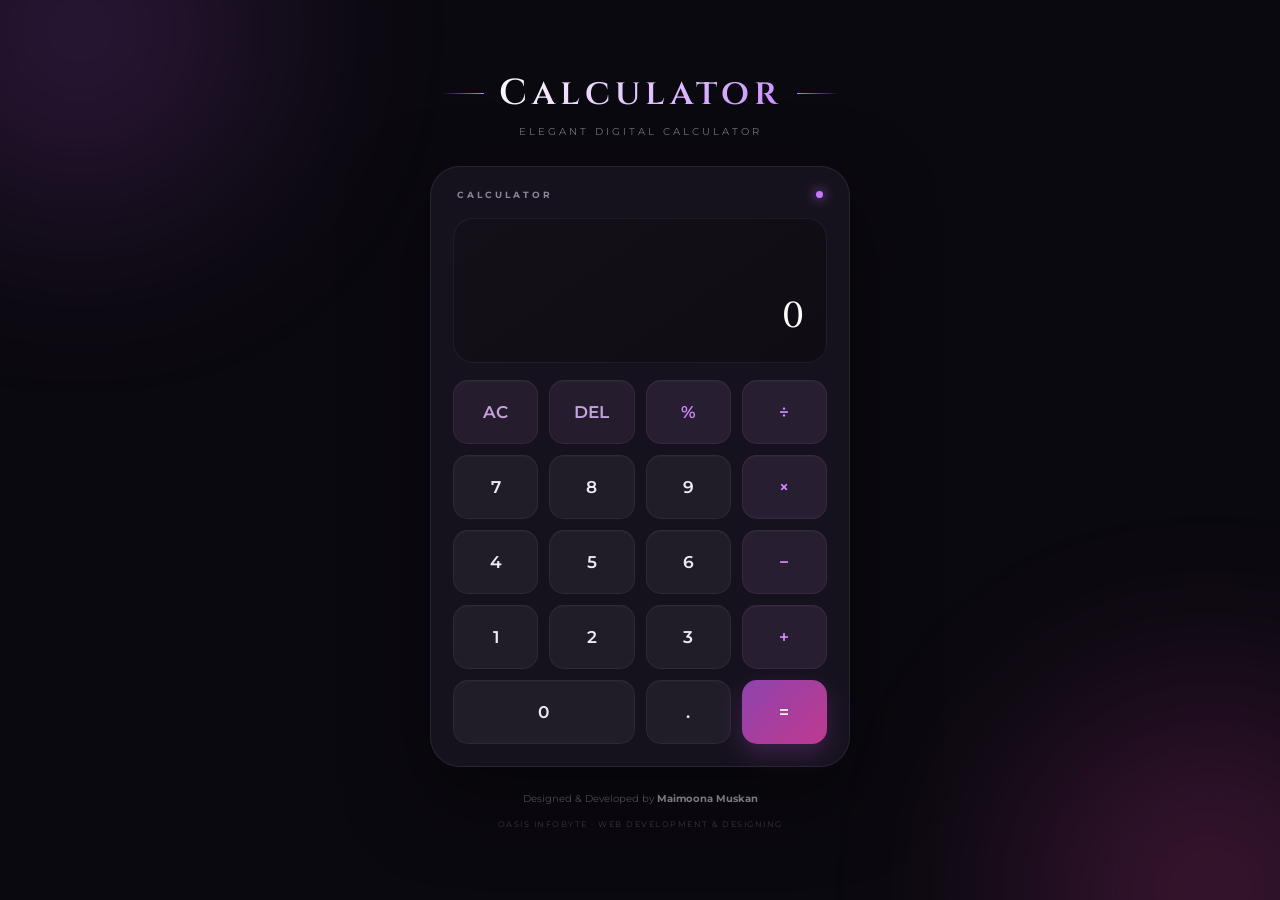
<file: Level2-Task1-Calculator/index.html>
<!DOCTYPE html>
<html lang="en">
<head>
    <meta charset="UTF-8">
    <meta name="viewport" content="width=device-width, initial-scale=1.0">
    <title>Aurelia | Calculator</title>
    <link rel="preconnect" href="https://fonts.googleapis.com">
    <link rel="preconnect" href="https://fonts.gstatic.com" crossorigin>
    <link href="https://fonts.googleapis.com/css2?family=Cinzel:wght@400;500;600;700&family=Montserrat:wght@400;500;600;700&display=swap" rel="stylesheet">
    <link rel="stylesheet" href="style.css">
</head>
<body>

    <div class="glow glow-one"></div>
    <div class="glow glow-two"></div>

    <main class="page">

        <header class="header">
            <div class="ornament">
                <span></span>
                <h1>Calculator</h1>
                <span></span>
            </div>
            <p>Elegant Digital Calculator</p>
        </header>

        <section class="calculator">

            <div class="calculator-top">
                <span>CALCULATOR</span>
                <div class="status-dot"></div>
            </div>

            <div class="display">
                <div class="expression" id="expression"></div>
                <div class="screen" id="display">0</div>
            </div>

            <div class="keys">

                <button class="key function" data-action="clear">AC</button>
                <button class="key function" data-action="delete">DEL</button>
                <button class="key operator" data-value="%">%</button>
                <button class="key operator" data-value="/">÷</button>

                <button class="key" data-value="7">7</button>
                <button class="key" data-value="8">8</button>
                <button class="key" data-value="9">9</button>
                <button class="key operator" data-value="*">×</button>

                <button class="key" data-value="4">4</button>
                <button class="key" data-value="5">5</button>
                <button class="key" data-value="6">6</button>
                <button class="key operator" data-value="-">−</button>

                <button class="key" data-value="1">1</button>
                <button class="key" data-value="2">2</button>
                <button class="key" data-value="3">3</button>
                <button class="key operator" data-value="+">+</button>

                <button class="key zero" data-value="0">0</button>
                <button class="key" data-value=".">.</button>
                <button class="key equal" data-action="calculate">=</button>

            </div>

        </section>

        <footer>
            <p>Designed & Developed by <strong>Maimoona Muskan</strong></p>
            <span>Oasis Infobyte · Web Development & Designing</span>
        </footer>

    </main>

    <script src="script.js"></script>
</body>
</html>
</file>
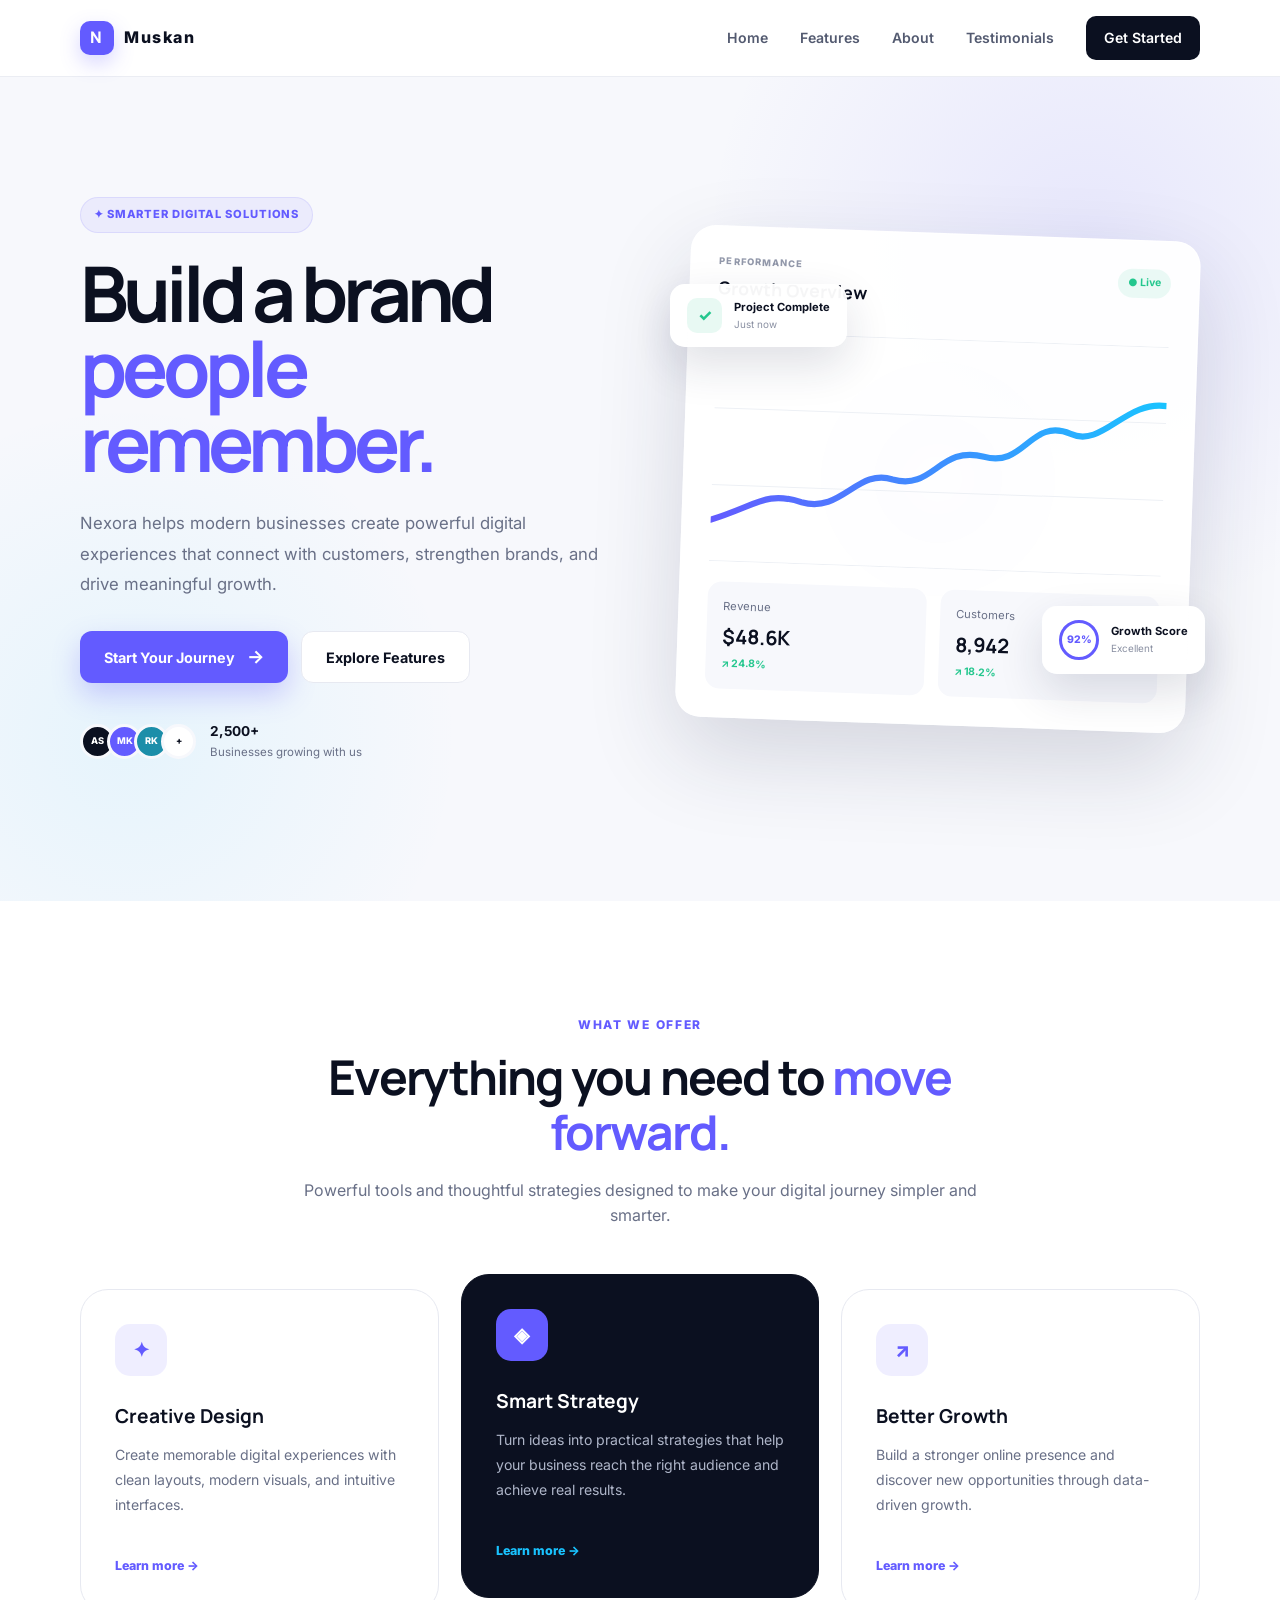
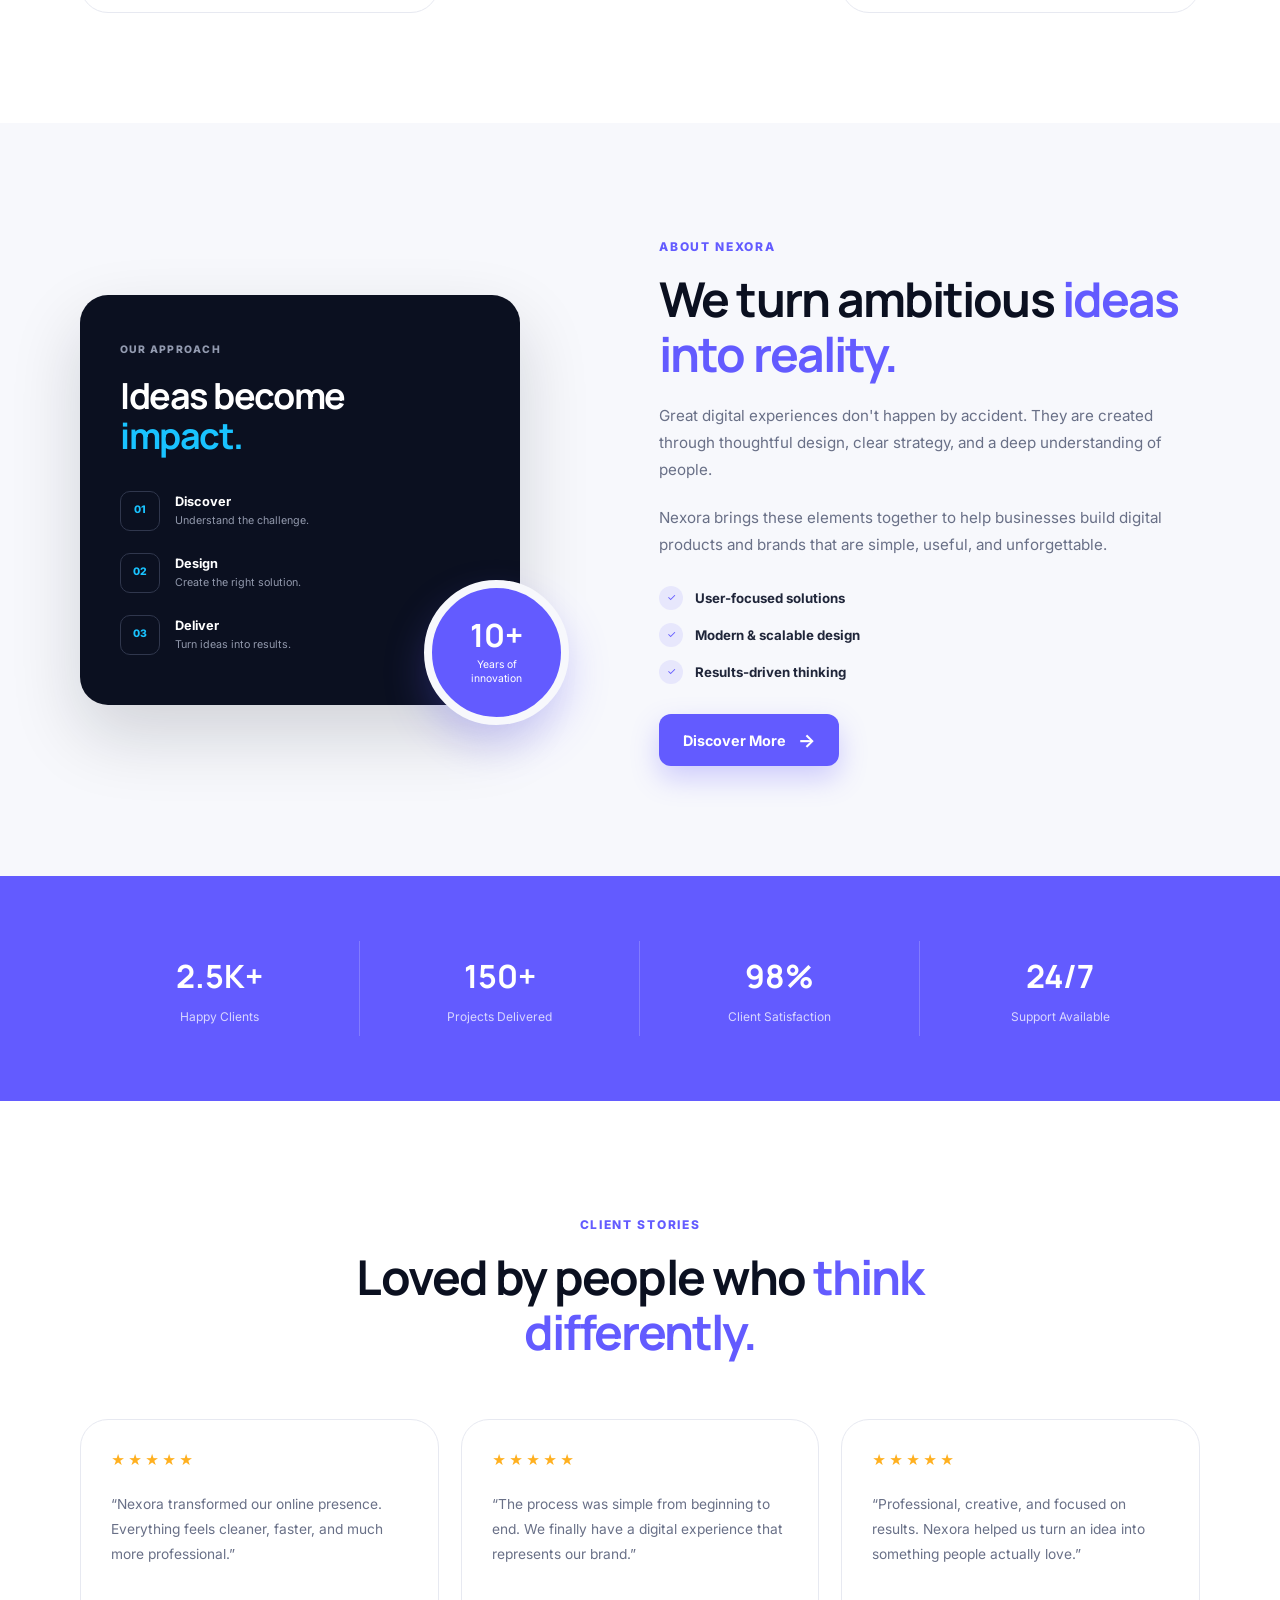
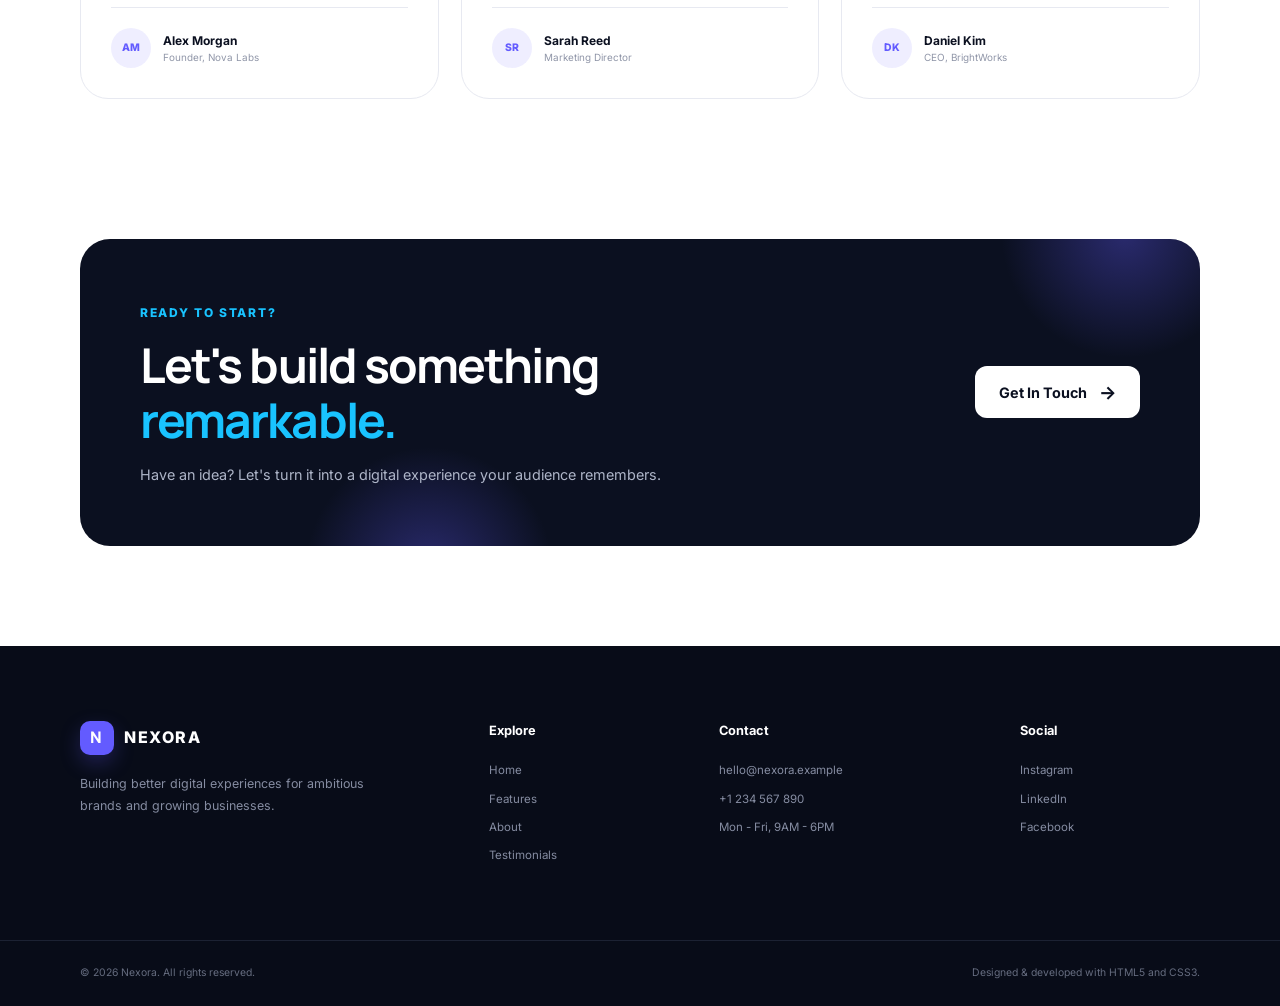
<file: WebDev-L1-LandingPage/index.html>
<!DOCTYPE html>
<html lang="en">
<head>
    <meta charset="UTF-8">
    <meta name="viewport" content="width=device-width, initial-scale=1.0">

    <meta name="description" content="Nexora - Modern digital solutions designed to help businesses grow.">

    <title>Muskan | Digital Solutions</title>

    <link rel="preconnect" href="https://fonts.googleapis.com">
    <link rel="preconnect" href="https://fonts.gstatic.com" crossorigin>

    <link
        href="https://fonts.googleapis.com/css2?family=Inter:wght@400;500;600;700;800&family=Manrope:wght@600;700;800&display=swap"
        rel="stylesheet"
    >

    <link rel="stylesheet" href="style.css">
</head>

<body>

    <header class="navbar">
        <div class="container nav-container">

            <a href="#home" class="logo">
                <span class="logo-icon">N</span>
                <span>Muskan</span>
            </a>

            <input type="checkbox" id="menu-toggle" class="menu-toggle">

            <label for="menu-toggle" class="menu-button">
                <span></span>
                <span></span>
                <span></span>
            </label>

            <nav class="nav-links">
                <a href="#home">Home</a>
                <a href="#features">Features</a>
                <a href="#about">About</a>
                <a href="#testimonials">Testimonials</a>
                <a href="#contact" class="nav-cta">Get Started</a>
            </nav>

        </div>
    </header>

    <main>

        <section class="hero" id="home">
            <div class="container hero-container">

                <div class="hero-content">

                    <span class="eyebrow">
                        ✦ SMARTER DIGITAL SOLUTIONS
                    </span>

                    <h1>
                        Build a brand
                        <span>people remember.</span>
                    </h1>

                    <p>
                        Nexora helps modern businesses create powerful
                        digital experiences that connect with customers,
                        strengthen brands, and drive meaningful growth.
                    </p>

                    <div class="hero-buttons">

                        <a href="#contact" class="btn btn-primary">
                            Start Your Journey
                            <span>→</span>
                        </a>

                        <a href="#features" class="btn btn-secondary">
                            Explore Features
                        </a>

                    </div>

                    <div class="hero-trust">

                        <div class="avatars">
                            <span>AS</span>
                            <span>MK</span>
                            <span>RK</span>
                            <span>+</span>
                        </div>

                        <div>
                            <strong>2,500+</strong>
                            <small>Businesses growing with us</small>
                        </div>

                    </div>

                </div>

                <div class="hero-visual">

                    <div class="glow"></div>

                    <div class="dashboard">

                        <div class="dashboard-top">

                            <div>
                                <span class="mini-label">
                                    PERFORMANCE
                                </span>

                                <h3>Growth Overview</h3>
                            </div>

                            <span class="status">
                                ● Live
                            </span>

                        </div>

                        <div class="chart-area">

                            <div class="chart-lines">
                                <span></span>
                                <span></span>
                                <span></span>
                                <span></span>
                            </div>

                            <svg
                                class="chart"
                                viewBox="0 0 500 200"
                                preserveAspectRatio="none"
                                aria-hidden="true"
                            >
                                <defs>
                                    <linearGradient
                                        id="chartGradient"
                                        x1="0"
                                        y1="0"
                                        x2="1"
                                        y2="0"
                                    >
                                        <stop offset="0%" />
                                        <stop offset="100%" />
                                    </linearGradient>
                                </defs>

                                <path
                                    d="M0 160
                                    C50 145 60 130 100 140
                                    C145 150 160 105 200 115
                                    C245 125 250 80 300 90
                                    C345 100 350 50 395 65
                                    C430 78 455 30 500 35"
                                    fill="none"
                                    stroke="url(#chartGradient)"
                                    stroke-width="6"
                                    stroke-linecap="round"
                                />
                            </svg>

                        </div>

                        <div class="dashboard-stats">

                            <div class="stat-box">
                                <span>Revenue</span>
                                <strong>$48.6K</strong>
                                <small>↗ 24.8%</small>
                            </div>

                            <div class="stat-box">
                                <span>Customers</span>
                                <strong>8,942</strong>
                                <small>↗ 18.2%</small>
                            </div>

                        </div>

                    </div>

                    <div class="floating-card floating-one">

                        <span class="floating-icon">✓</span>

                        <div>
                            <strong>Project Complete</strong>
                            <small>Just now</small>
                        </div>

                    </div>

                    <div class="floating-card floating-two">

                        <div class="circle-progress">
                            92%
                        </div>

                        <div>
                            <strong>Growth Score</strong>
                            <small>Excellent</small>
                        </div>

                    </div>

                </div>

            </div>
        </section>

        <section class="features section-padding" id="features">

            <div class="container">

                <div class="section-heading">

                    <span class="section-tag">
                        WHAT WE OFFER
                    </span>

                    <h2>
                        Everything you need to
                        <span>move forward.</span>
                    </h2>

                    <p>
                        Powerful tools and thoughtful strategies designed
                        to make your digital journey simpler and smarter.
                    </p>

                </div>

                <div class="feature-grid">

                    <article class="feature-card">

                        <div class="feature-icon">
                            ✦
                        </div>

                        <h3>Creative Design</h3>

                        <p>
                            Create memorable digital experiences with
                            clean layouts, modern visuals, and intuitive
                            interfaces.
                        </p>

                        <a href="#contact">
                            Learn more →
                        </a>

                    </article>

                    <article class="feature-card featured-card">

                        <div class="feature-icon">
                            ◈
                        </div>

                        <h3>Smart Strategy</h3>

                        <p>
                            Turn ideas into practical strategies that
                            help your business reach the right audience
                            and achieve real results.
                        </p>

                        <a href="#contact">
                            Learn more →
                        </a>

                    </article>

                    <article class="feature-card">

                        <div class="feature-icon">
                            ↗
                        </div>

                        <h3>Better Growth</h3>

                        <p>
                            Build a stronger online presence and discover
                            new opportunities through data-driven growth.
                        </p>

                        <a href="#contact">
                            Learn more →
                        </a>

                    </article>

                </div>

            </div>

        </section>

        <section class="about section-padding" id="about">

            <div class="container about-container">

                <div class="about-visual">

                    <div class="about-main-card">

                        <span class="about-small-title">
                            OUR APPROACH
                        </span>

                        <h3>
                            Ideas become
                            <span>impact.</span>
                        </h3>

                        <div class="process-list">

                            <div class="process-item">
                                <span>01</span>

                                <div>
                                    <strong>Discover</strong>
                                    <small>
                                        Understand the challenge.
                                    </small>
                                </div>
                            </div>

                            <div class="process-item">
                                <span>02</span>

                                <div>
                                    <strong>Design</strong>
                                    <small>
                                        Create the right solution.
                                    </small>
                                </div>
                            </div>

                            <div class="process-item">
                                <span>03</span>

                                <div>
                                    <strong>Deliver</strong>
                                    <small>
                                        Turn ideas into results.
                                    </small>
                                </div>
                            </div>

                        </div>

                    </div>

                    <div class="about-badge">
                        <strong>10+</strong>
                        <span>Years of<br>innovation</span>
                    </div>

                </div>

                <div class="about-content">

                    <span class="section-tag">
                        ABOUT NEXORA
                    </span>

                    <h2>
                        We turn ambitious
                        <span>ideas into reality.</span>
                    </h2>

                    <p>
                        Great digital experiences don't happen by
                        accident. They are created through thoughtful
                        design, clear strategy, and a deep understanding
                        of people.
                    </p>

                    <p>
                        Nexora brings these elements together to help
                        businesses build digital products and brands
                        that are simple, useful, and unforgettable.
                    </p>

                    <div class="about-points">

                        <div>
                            <span>✓</span>
                            <strong>User-focused solutions</strong>
                        </div>

                        <div>
                            <span>✓</span>
                            <strong>Modern & scalable design</strong>
                        </div>

                        <div>
                            <span>✓</span>
                            <strong>Results-driven thinking</strong>
                        </div>

                    </div>

                    <a href="#contact" class="btn btn-primary">
                        Discover More
                        <span>→</span>
                    </a>

                </div>

            </div>

        </section>

        <section class="stats-section">

            <div class="container stats-grid">

                <div class="stat-item">
                    <strong>2.5K+</strong>
                    <span>Happy Clients</span>
                </div>

                <div class="stat-item">
                    <strong>150+</strong>
                    <span>Projects Delivered</span>
                </div>

                <div class="stat-item">
                    <strong>98%</strong>
                    <span>Client Satisfaction</span>
                </div>

                <div class="stat-item">
                    <strong>24/7</strong>
                    <span>Support Available</span>
                </div>

            </div>

        </section>

        <section class="testimonials section-padding" id="testimonials">

            <div class="container">

                <div class="section-heading">

                    <span class="section-tag">
                        CLIENT STORIES
                    </span>

                    <h2>
                        Loved by people who
                        <span>think differently.</span>
                    </h2>

                </div>

                <div class="testimonial-grid">

                    <article class="testimonial-card">

                        <div class="stars">
                            ★★★★★
                        </div>

                        <p>
                            “Nexora transformed our online presence.
                            Everything feels cleaner, faster, and much
                            more professional.”
                        </p>

                        <div class="person">

                            <div class="person-avatar">
                                AM
                            </div>

                            <div>
                                <strong>Alex Morgan</strong>
                                <span>Founder, Nova Labs</span>
                            </div>

                        </div>

                    </article>

                    <article class="testimonial-card">

                        <div class="stars">
                            ★★★★★
                        </div>

                        <p>
                            “The process was simple from beginning to end.
                            We finally have a digital experience that
                            represents our brand.”
                        </p>

                        <div class="person">

                            <div class="person-avatar">
                                SR
                            </div>

                            <div>
                                <strong>Sarah Reed</strong>
                                <span>Marketing Director</span>
                            </div>

                        </div>

                    </article>

                    <article class="testimonial-card">

                        <div class="stars">
                            ★★★★★
                        </div>

                        <p>
                            “Professional, creative, and focused on
                            results. Nexora helped us turn an idea into
                            something people actually love.”
                        </p>

                        <div class="person">

                            <div class="person-avatar">
                                DK
                            </div>

                            <div>
                                <strong>Daniel Kim</strong>
                                <span>CEO, BrightWorks</span>
                            </div>

                        </div>

                    </article>

                </div>

            </div>

        </section>

        <section class="cta-section" id="contact">

            <div class="container">

                <div class="cta-box">

                    <div>

                        <span class="section-tag">
                            READY TO START?
                        </span>

                        <h2>
                            Let's build something
                            <span>remarkable.</span>
                        </h2>

                        <p>
                            Have an idea? Let's turn it into a digital
                            experience your audience remembers.
                        </p>

                    </div>

                    <a href="mailto:hello@nexora.example" class="btn btn-light">
                        Get In Touch
                        <span>→</span>
                    </a>

                </div>

            </div>

        </section>

    </main>

    <footer class="footer">

        <div class="container footer-container">

            <div class="footer-brand">

                <a href="#home" class="logo">
                    <span class="logo-icon">N</span>
                    <span>NEXORA</span>
                </a>

                <p>
                    Building better digital experiences for ambitious
                    brands and growing businesses.
                </p>

            </div>

            <div class="footer-column">

                <h4>Explore</h4>

                <a href="#home">Home</a>
                <a href="#features">Features</a>
                <a href="#about">About</a>
                <a href="#testimonials">Testimonials</a>

            </div>

            <div class="footer-column">

                <h4>Contact</h4>

                <a href="mailto:hello@nexora.example">
                    hello@nexora.example
                </a>

                <a href="tel:+1234567890">
                    +1 234 567 890
                </a>

                <span>Mon - Fri, 9AM - 6PM</span>

            </div>

            <div class="footer-column">

                <h4>Social</h4>

                <a href="#">Instagram</a>
                <a href="#">LinkedIn</a>
                <a href="#">Facebook</a>

            </div>

        </div>

        <div class="footer-bottom">

            <div class="container">

                <p>
                    © 2026 Nexora. All rights reserved.
                </p>

                <p>
                    Designed & developed with HTML5 and CSS3.
                </p>

            </div>

        </div>

    </footer>

</body>
</html>
</file>
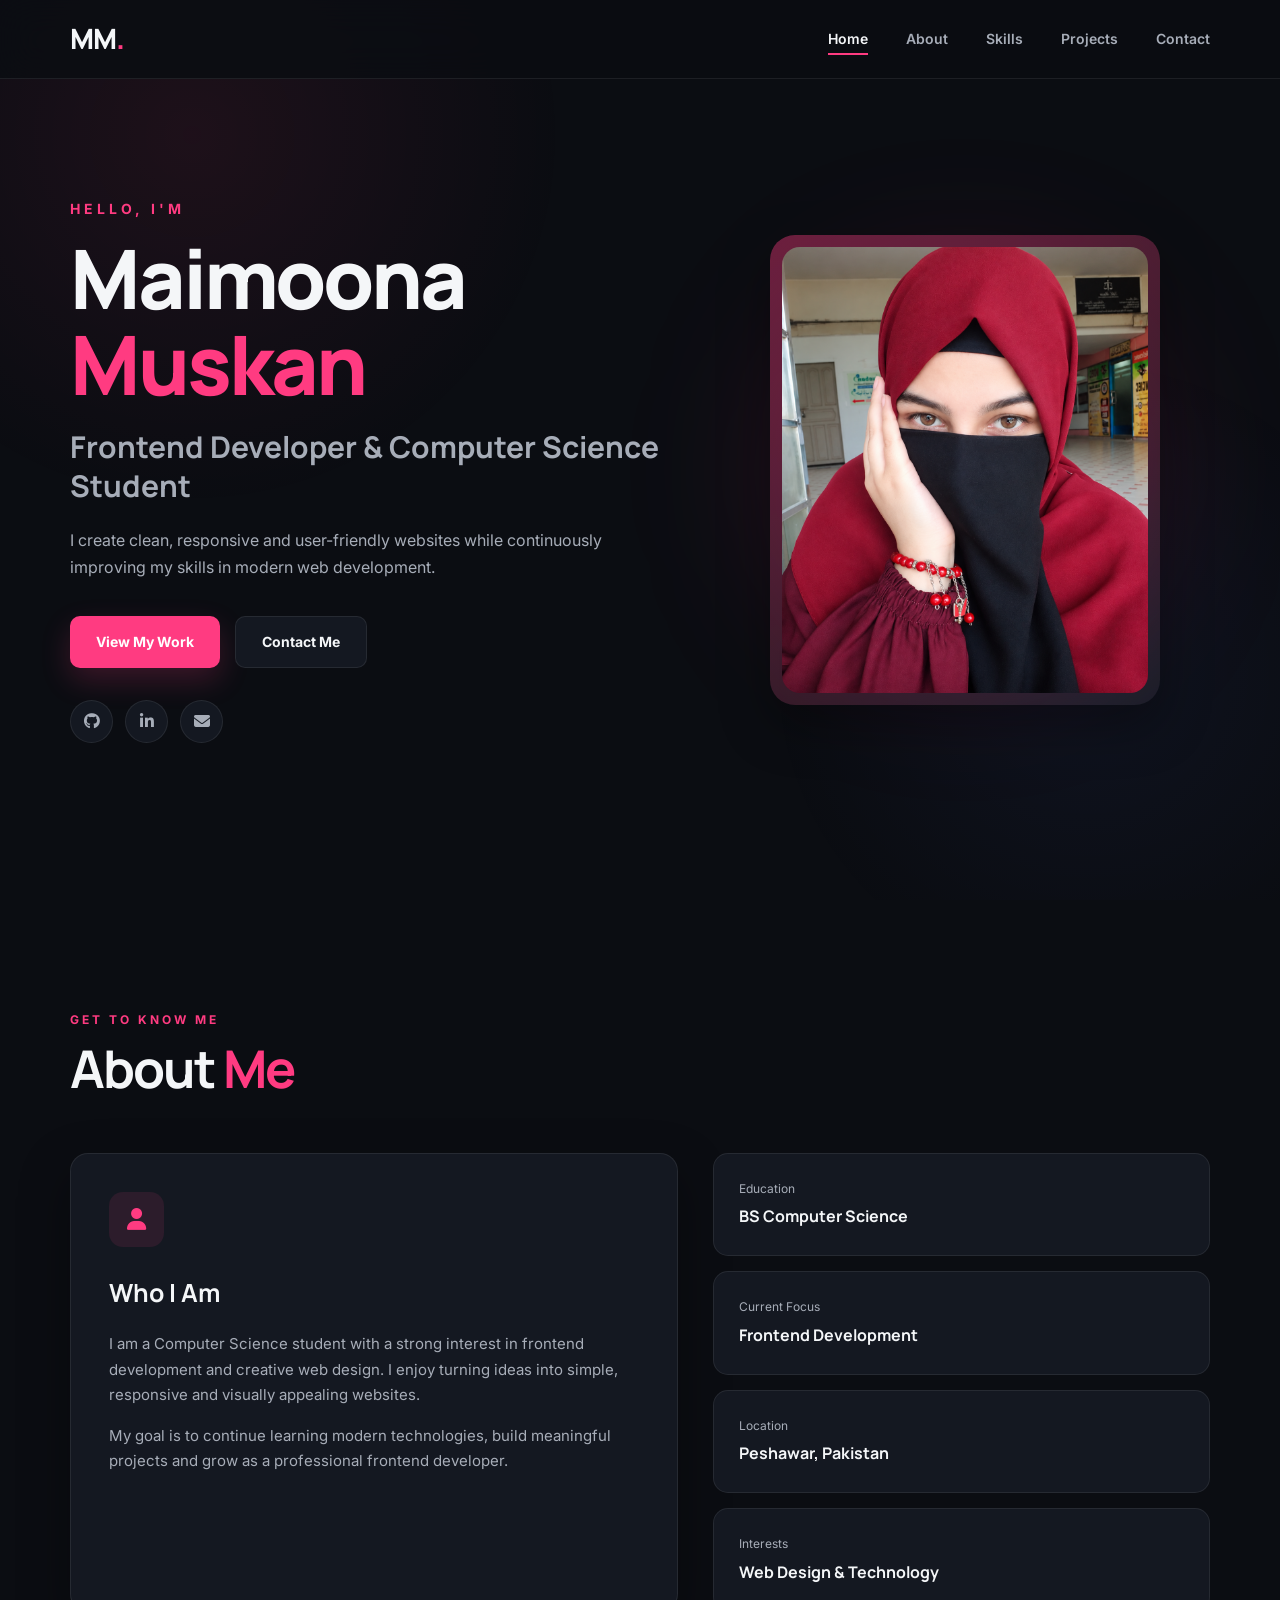
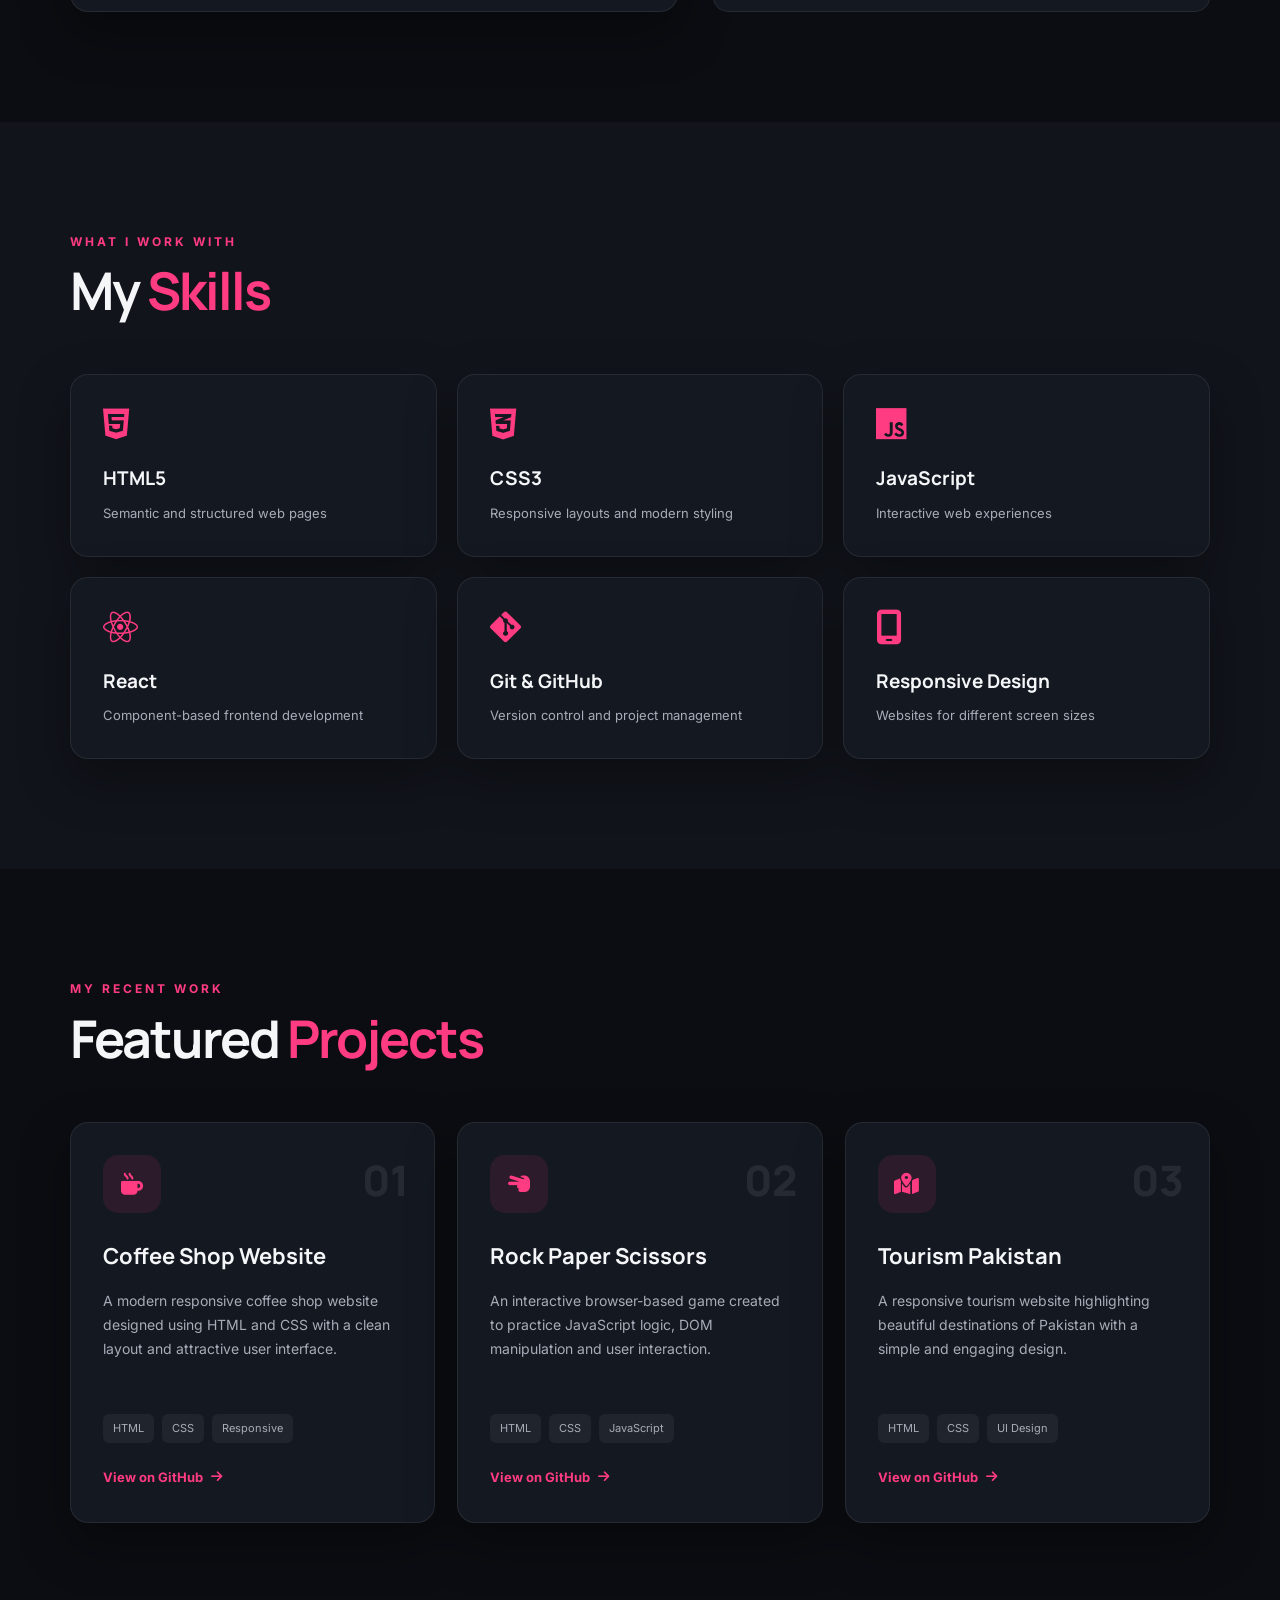
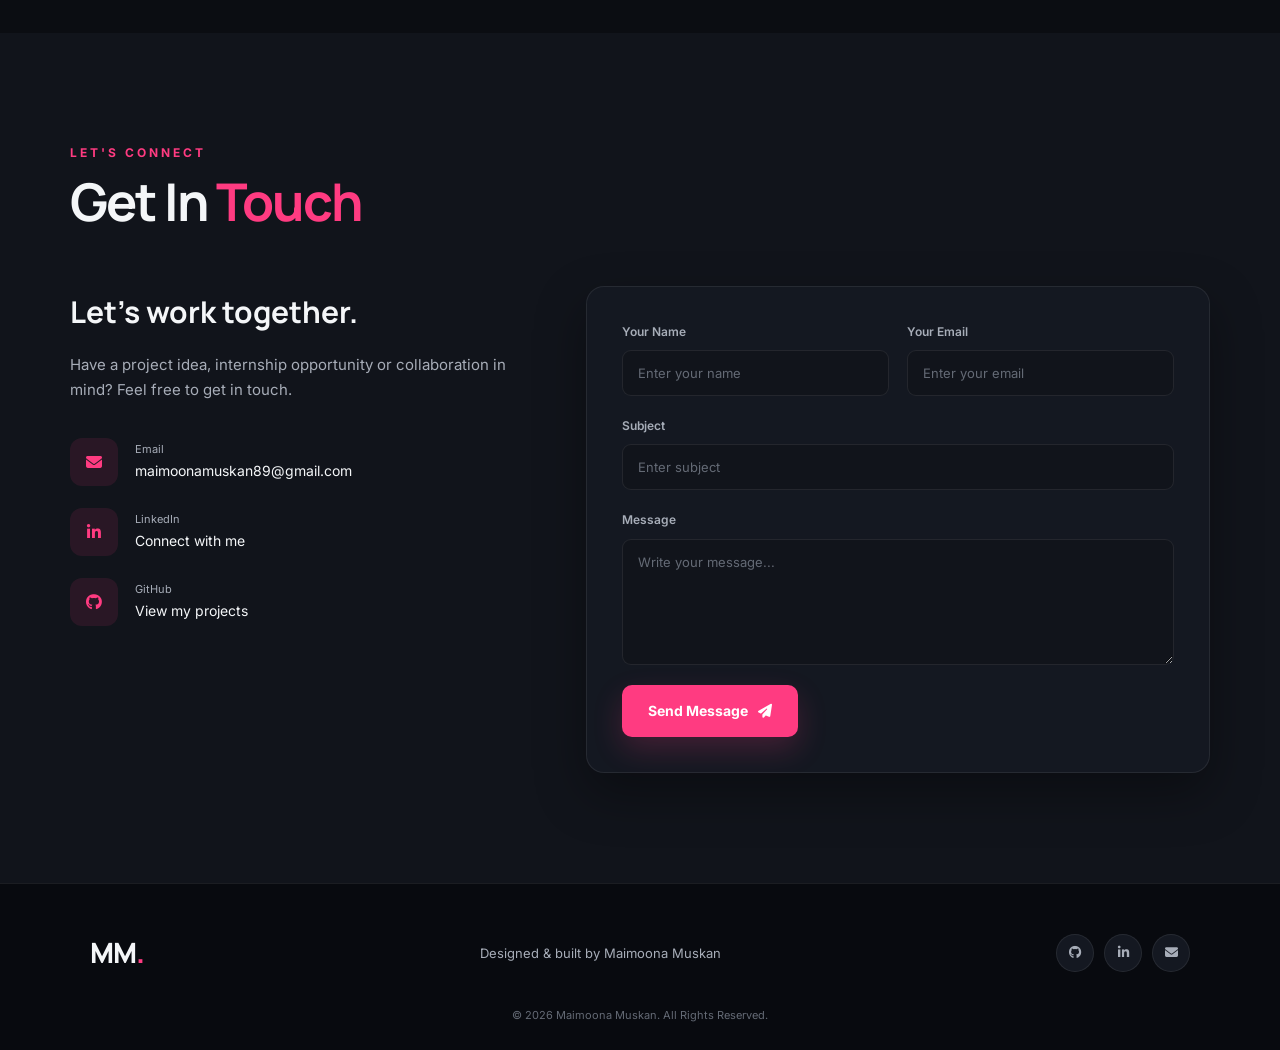
<file: WebDevelopment-Level1-Task2-PersonalPortfolio/index.html>
<!DOCTYPE html>
<html lang="en">
<head>
    <meta charset="UTF-8">
    <meta name="viewport" content="width=device-width, initial-scale=1.0">

    <title>Maimoona Muskan | Frontend Developer</title>

    <meta
        name="description"
        content="Personal portfolio of Maimoona Muskan, a Computer Science student and aspiring Frontend Developer."
    >

    <link rel="preconnect" href="https://fonts.googleapis.com">
    <link rel="preconnect" href="https://fonts.gstatic.com" crossorigin>

    <link
        href="https://fonts.googleapis.com/css2?family=Inter:wght@400;500;600;700&family=Manrope:wght@600;700;800&display=swap"
        rel="stylesheet"
    >

    <link
        rel="stylesheet"
        href="https://cdnjs.cloudflare.com/ajax/libs/font-awesome/6.5.2/css/all.min.css"
    >

    <link rel="stylesheet" href="style.css">
</head>

<body>

<header class="header">
    <nav class="navbar">

        <a href="#home" class="logo">
            MM<span>.</span>
        </a>

        <button class="menu-btn" id="menuBtn" aria-label="Open menu">
            <i class="fas fa-bars"></i>
        </button>

        <ul class="nav-links" id="navLinks">
            <li><a href="#home" class="active">Home</a></li>
            <li><a href="#about">About</a></li>
            <li><a href="#skills">Skills</a></li>
            <li><a href="#projects">Projects</a></li>
            <li><a href="#contact">Contact</a></li>
        </ul>

    </nav>
</header>

<main>

<section class="hero section" id="home">

    <div class="hero-content">

        <p class="intro">HELLO, I'M</p>

        <h1>
            Maimoona <span>Muskan</span>
        </h1>

        <h2>
            Frontend Developer & Computer Science Student
        </h2>

        <p class="hero-text">
            I create clean, responsive and user-friendly websites while
            continuously improving my skills in modern web development.
        </p>

        <div class="hero-buttons">
            <a href="#projects" class="btn primary-btn">
                View My Work
            </a>

            <a href="#contact" class="btn secondary-btn">
                Contact Me
            </a>
        </div>

        <div class="social-links">

            <a
                href="https://github.com/maimoonamuskan"
                target="_blank"
                rel="noopener noreferrer"
                aria-label="GitHub"
            >
                <i class="fab fa-github"></i>
            </a>

            <a
                href="https://www.linkedin.com/in/maimoona-muskan-989777353/"
                target="_blank"
                rel="noopener noreferrer"
                aria-label="LinkedIn"
            >
                <i class="fab fa-linkedin-in"></i>
            </a>

            <a
                href="mailto:maimoonamuskan89@gmail.com"
                aria-label="Email"
            >
                <i class="fas fa-envelope"></i>
            </a>

        </div>

    </div>

    <div class="hero-image">

        <div class="image-glow"></div>

        <div class="profile-wrapper">

            <img
                src="images/profile.jpg"
                alt="Maimoona Muskan"
                class="profile-image"
                onerror="this.style.display='none'; document.querySelector('.avatar-placeholder').style.display='flex';"
            >

            <div class="avatar-placeholder">
                <span>MM</span>
            </div>

        </div>

    </div>

</section>


<section class="about section" id="about">

    <div class="section-heading">
        <p>GET TO KNOW ME</p>
        <h2>
            About <span>Me</span>
        </h2>
    </div>

    <div class="about-content">

        <div class="about-card">

            <div class="about-icon">
                <i class="fas fa-user"></i>
            </div>

            <h3>Who I Am</h3>

            <p>
                I am a Computer Science student with a strong interest in
                frontend development and creative web design. I enjoy
                turning ideas into simple, responsive and visually
                appealing websites.
            </p>

            <p>
                My goal is to continue learning modern technologies,
                build meaningful projects and grow as a professional
                frontend developer.
            </p>

        </div>

        <div class="about-details">

            <div class="detail-item">
                <span>Education</span>
                <strong>BS Computer Science</strong>
            </div>

            <div class="detail-item">
                <span>Current Focus</span>
                <strong>Frontend Development</strong>
            </div>

            <div class="detail-item">
                <span>Location</span>
                <strong>Peshawar, Pakistan</strong>
            </div>

            <div class="detail-item">
                <span>Interests</span>
                <strong>Web Design & Technology</strong>
            </div>

        </div>

    </div>

</section>


<section class="skills section" id="skills">

    <div class="section-heading">
        <p>WHAT I WORK WITH</p>
        <h2>
            My <span>Skills</span>
        </h2>
    </div>

    <div class="skills-grid">

        <div class="skill-card">
            <i class="fab fa-html5"></i>
            <h3>HTML5</h3>
            <p>Semantic and structured web pages</p>
        </div>

        <div class="skill-card">
            <i class="fab fa-css3-alt"></i>
            <h3>CSS3</h3>
            <p>Responsive layouts and modern styling</p>
        </div>

        <div class="skill-card">
            <i class="fab fa-js"></i>
            <h3>JavaScript</h3>
            <p>Interactive web experiences</p>
        </div>

        <div class="skill-card">
            <i class="fab fa-react"></i>
            <h3>React</h3>
            <p>Component-based frontend development</p>
        </div>

        <div class="skill-card">
            <i class="fab fa-git-alt"></i>
            <h3>Git & GitHub</h3>
            <p>Version control and project management</p>
        </div>

        <div class="skill-card">
            <i class="fas fa-mobile-screen"></i>
            <h3>Responsive Design</h3>
            <p>Websites for different screen sizes</p>
        </div>

    </div>

</section>


<section class="projects section" id="projects">

    <div class="section-heading">
        <p>MY RECENT WORK</p>
        <h2>
            Featured <span>Projects</span>
        </h2>
    </div>

    <div class="projects-grid">

        <article class="project-card">

            <div class="project-number">01</div>

            <div class="project-icon">
                <i class="fas fa-mug-hot"></i>
            </div>

            <h3>Coffee Shop Website</h3>

            <p>
                A modern responsive coffee shop website designed using
                HTML and CSS with a clean layout and attractive user
                interface.
            </p>

            <div class="project-tags">
                <span>HTML</span>
                <span>CSS</span>
                <span>Responsive</span>
            </div>

            <a
                href="https://github.com/maimoonamuskan"
                target="_blank"
                rel="noopener noreferrer"
                class="project-link"
            >
                View on GitHub
                <i class="fas fa-arrow-right"></i>
            </a>

        </article>


        <article class="project-card">

            <div class="project-number">02</div>

            <div class="project-icon">
                <i class="fas fa-hand-scissors"></i>
            </div>

            <h3>Rock Paper Scissors</h3>

            <p>
                An interactive browser-based game created to practice
                JavaScript logic, DOM manipulation and user interaction.
            </p>

            <div class="project-tags">
                <span>HTML</span>
                <span>CSS</span>
                <span>JavaScript</span>
            </div>

            <a
                href="https://github.com/maimoonamuskan"
                target="_blank"
                rel="noopener noreferrer"
                class="project-link"
            >
                View on GitHub
                <i class="fas fa-arrow-right"></i>
            </a>

        </article>


        <article class="project-card">

            <div class="project-number">03</div>

            <div class="project-icon">
                <i class="fas fa-map-location-dot"></i>
            </div>

            <h3>Tourism Pakistan</h3>

            <p>
                A responsive tourism website highlighting beautiful
                destinations of Pakistan with a simple and engaging design.
            </p>

            <div class="project-tags">
                <span>HTML</span>
                <span>CSS</span>
                <span>UI Design</span>
            </div>

            <a
                href="https://github.com/maimoonamuskan"
                target="_blank"
                rel="noopener noreferrer"
                class="project-link"
            >
                View on GitHub
                <i class="fas fa-arrow-right"></i>
            </a>

        </article>

    </div>

</section>


<section class="contact section" id="contact">

    <div class="section-heading">
        <p>LET'S CONNECT</p>
        <h2>
            Get In <span>Touch</span>
        </h2>
    </div>

    <div class="contact-container">

        <div class="contact-info">

            <h3>Let's work together.</h3>

            <p>
                Have a project idea, internship opportunity or
                collaboration in mind? Feel free to get in touch.
            </p>


            <div class="contact-item">

                <div class="contact-icon">
                    <i class="fas fa-envelope"></i>
                </div>

                <div>
                    <span>Email</span>

                    <a href="mailto:maimoonamuskan89@gmail.com">
                        maimoonamuskan89@gmail.com
                    </a>
                </div>

            </div>


            <div class="contact-item">

                <div class="contact-icon">
                    <i class="fab fa-linkedin-in"></i>
                </div>

                <div>
                    <span>LinkedIn</span>

                    <a
                        href="https://www.linkedin.com/in/maimoona-muskan-989777353/"
                        target="_blank"
                        rel="noopener noreferrer"
                    >
                        Connect with me
                    </a>
                </div>

            </div>


            <div class="contact-item">

                <div class="contact-icon">
                    <i class="fab fa-github"></i>
                </div>

                <div>
                    <span>GitHub</span>

                    <a
                        href="https://github.com/maimoonamuskan"
                        target="_blank"
                        rel="noopener noreferrer"
                    >
                        View my projects
                    </a>
                </div>

            </div>

        </div>


        <form class="contact-form" id="contactForm">

            <div class="input-row">

                <div class="input-group">
                    <label for="name">Your Name</label>

                    <input
                        type="text"
                        id="name"
                        placeholder="Enter your name"
                        required
                    >
                </div>

                <div class="input-group">
                    <label for="email">Your Email</label>

                    <input
                        type="email"
                        id="email"
                        placeholder="Enter your email"
                        required
                    >
                </div>

            </div>


            <div class="input-group">

                <label for="subject">Subject</label>

                <input
                    type="text"
                    id="subject"
                    placeholder="Enter subject"
                    required
                >

            </div>


            <div class="input-group">

                <label for="message">Message</label>

                <textarea
                    id="message"
                    rows="6"
                    placeholder="Write your message..."
                    required
                ></textarea>

            </div>


            <button
                type="submit"
                class="btn primary-btn submit-btn"
            >
                Send Message
                <i class="fas fa-paper-plane"></i>
            </button>

        </form>

    </div>

</section>

</main>


<footer class="footer">

    <div class="footer-content">

        <a href="#home" class="footer-logo">
            MM<span>.</span>
        </a>

        <p>
            Designed & built by Maimoona Muskan
        </p>

        <div class="footer-socials">

            <a
                href="https://github.com/maimoonamuskan"
                target="_blank"
                rel="noopener noreferrer"
                aria-label="GitHub"
            >
                <i class="fab fa-github"></i>
            </a>

            <a
                href="https://www.linkedin.com/in/maimoona-muskan-989777353/"
                target="_blank"
                rel="noopener noreferrer"
                aria-label="LinkedIn"
            >
                <i class="fab fa-linkedin-in"></i>
            </a>

            <a
                href="mailto:maimoonamuskan89@gmail.com"
                aria-label="Email"
            >
                <i class="fas fa-envelope"></i>
            </a>

        </div>

    </div>

    <p class="copyright">
        © 2026 Maimoona Muskan. All Rights Reserved.
    </p>

</footer>


<script src="script.js"></script>

</body>
</html>
</file>
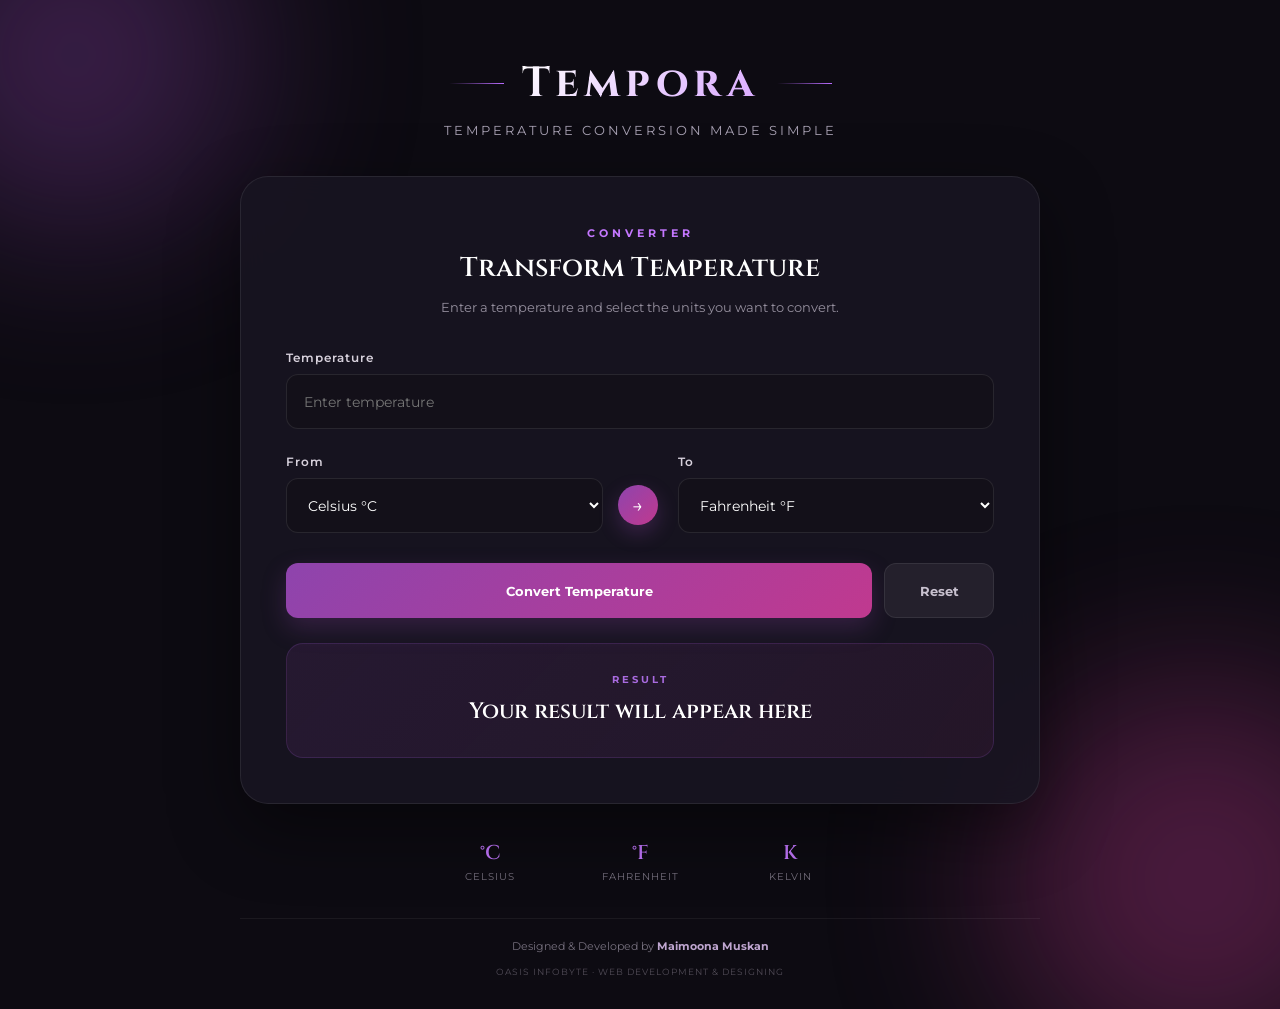
<file: WebDevelopment-Level1-Task3-TemperatureConverter/index.html>
<!DOCTYPE html>
<html lang="en">
<head>
    <meta charset="UTF-8">
    <meta name="viewport" content="width=device-width, initial-scale=1.0">
    <title>Tempora | Temperature Converter</title>
    <link rel="preconnect" href="https://fonts.googleapis.com">
    <link rel="preconnect" href="https://fonts.gstatic.com" crossorigin>
    <link href="https://fonts.googleapis.com/css2?family=Cinzel:wght@400;500;600;700&family=Montserrat:wght@400;500;600;700&display=swap" rel="stylesheet">
    <link rel="stylesheet" href="style.css">
</head>
<body>

    <div class="background-shape shape-one"></div>
    <div class="background-shape shape-two"></div>

    <main class="container">

        <div class="brand">
            <span class="brand-line"></span>
            <h1>Tempora</h1>
            <span class="brand-line"></span>
        </div>

        <p class="subtitle">Temperature Conversion Made Simple</p>

        <section class="converter-card">

            <div class="card-heading">
                <span class="small-title">CONVERTER</span>
                <h2>Transform Temperature</h2>
                <p>Enter a temperature and select the units you want to convert.</p>
            </div>

            <div class="input-group">
                <label for="temperature">Temperature</label>
                <input type="number" id="temperature" placeholder="Enter temperature" step="any">
            </div>

            <div class="conversion-area">

                <div class="select-group">
                    <label for="fromUnit">From</label>
                    <select id="fromUnit">
                        <option value="celsius">Celsius °C</option>
                        <option value="fahrenheit">Fahrenheit °F</option>
                        <option value="kelvin">Kelvin K</option>
                    </select>
                </div>

                <div class="swap-icon">→</div>

                <div class="select-group">
                    <label for="toUnit">To</label>
                    <select id="toUnit">
                        <option value="fahrenheit">Fahrenheit °F</option>
                        <option value="celsius">Celsius °C</option>
                        <option value="kelvin">Kelvin K</option>
                    </select>
                </div>

            </div>

            <div class="buttons">
                <button id="convertBtn" class="convert-btn">Convert Temperature</button>
                <button id="resetBtn" class="reset-btn">Reset</button>
            </div>

            <div class="result-box" id="resultBox">
                <span class="result-label">RESULT</span>
                <div id="result">Your result will appear here</div>
            </div>

        </section>

        <div class="unit-info">
            <div>
                <span>°C</span>
                <p>Celsius</p>
            </div>
            <div>
                <span>°F</span>
                <p>Fahrenheit</p>
            </div>
            <div>
                <span>K</span>
                <p>Kelvin</p>
            </div>
        </div>

        <footer>
            <p>Designed & Developed by <strong>Maimoona Muskan</strong></p>
            <span>Oasis Infobyte · Web Development & Designing</span>
        </footer>

    </main>

    <script src="script.js"></script>
</body>
</html>
</file>
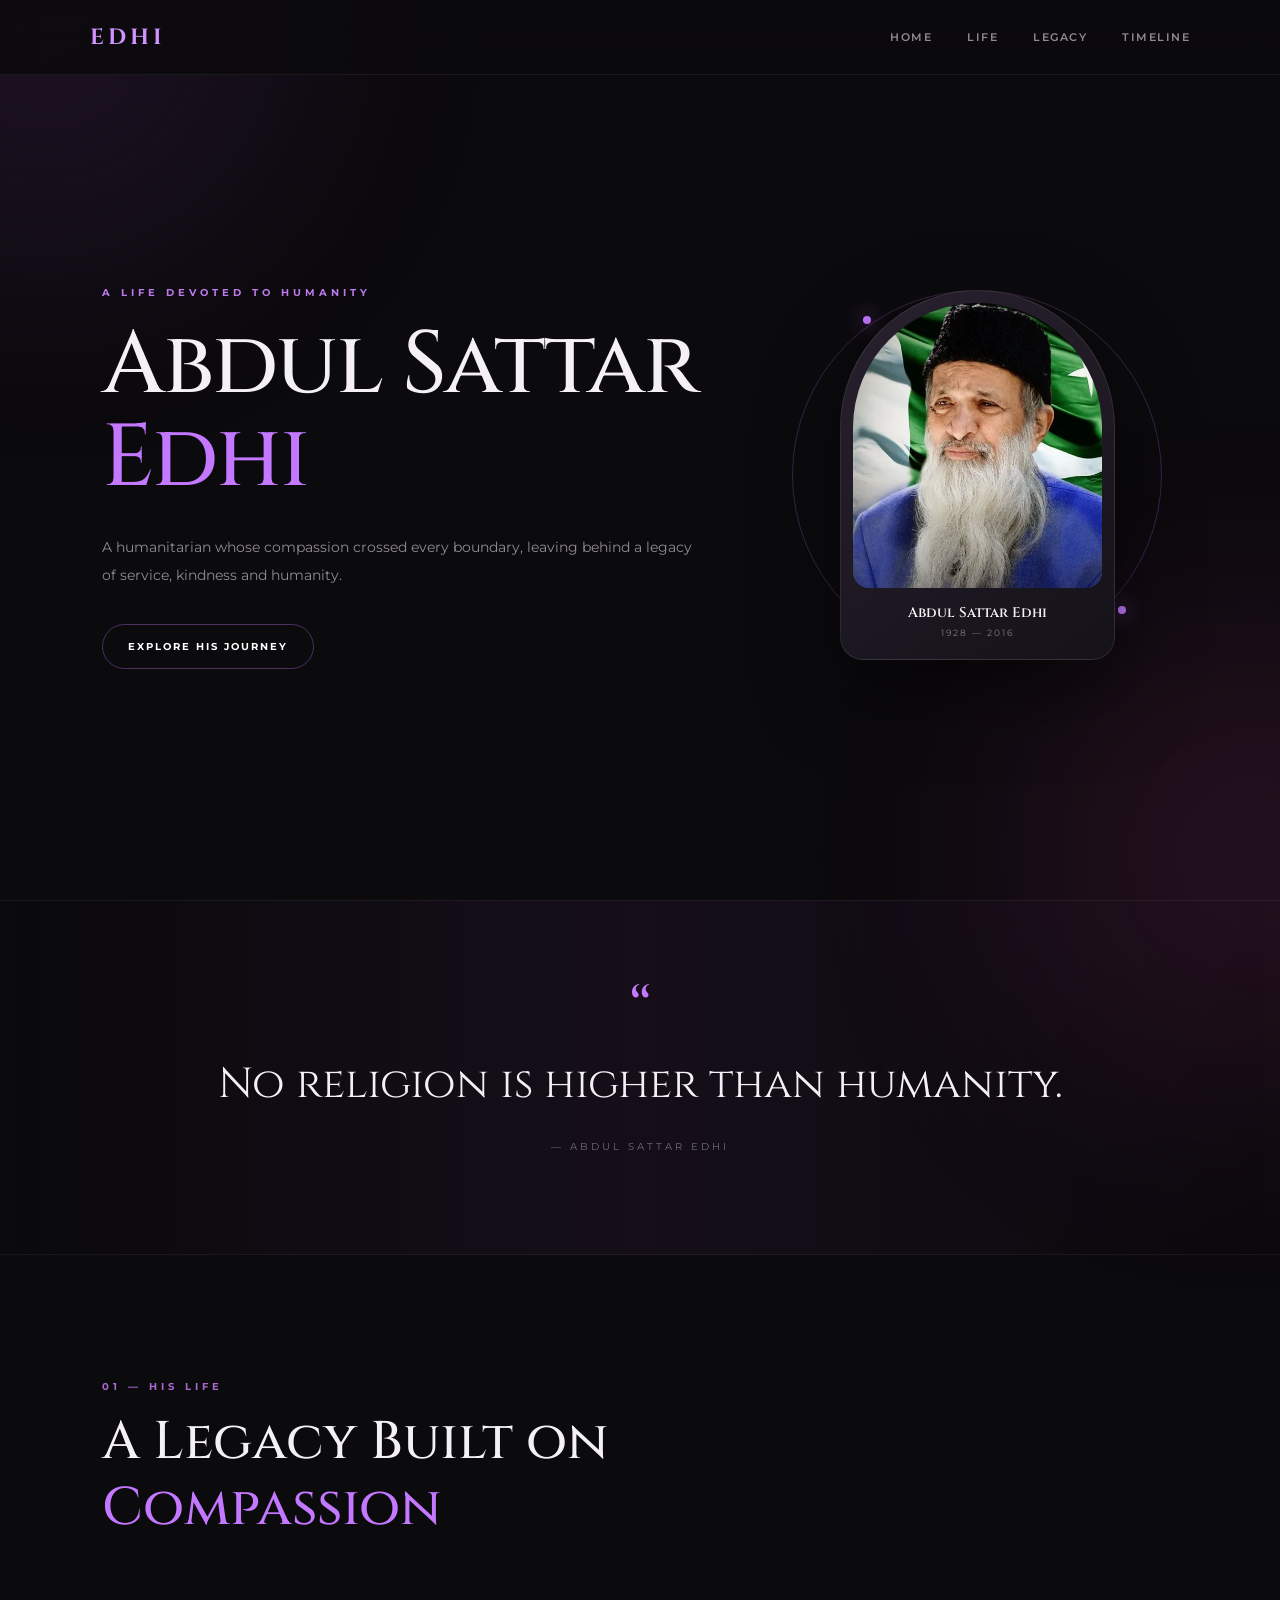
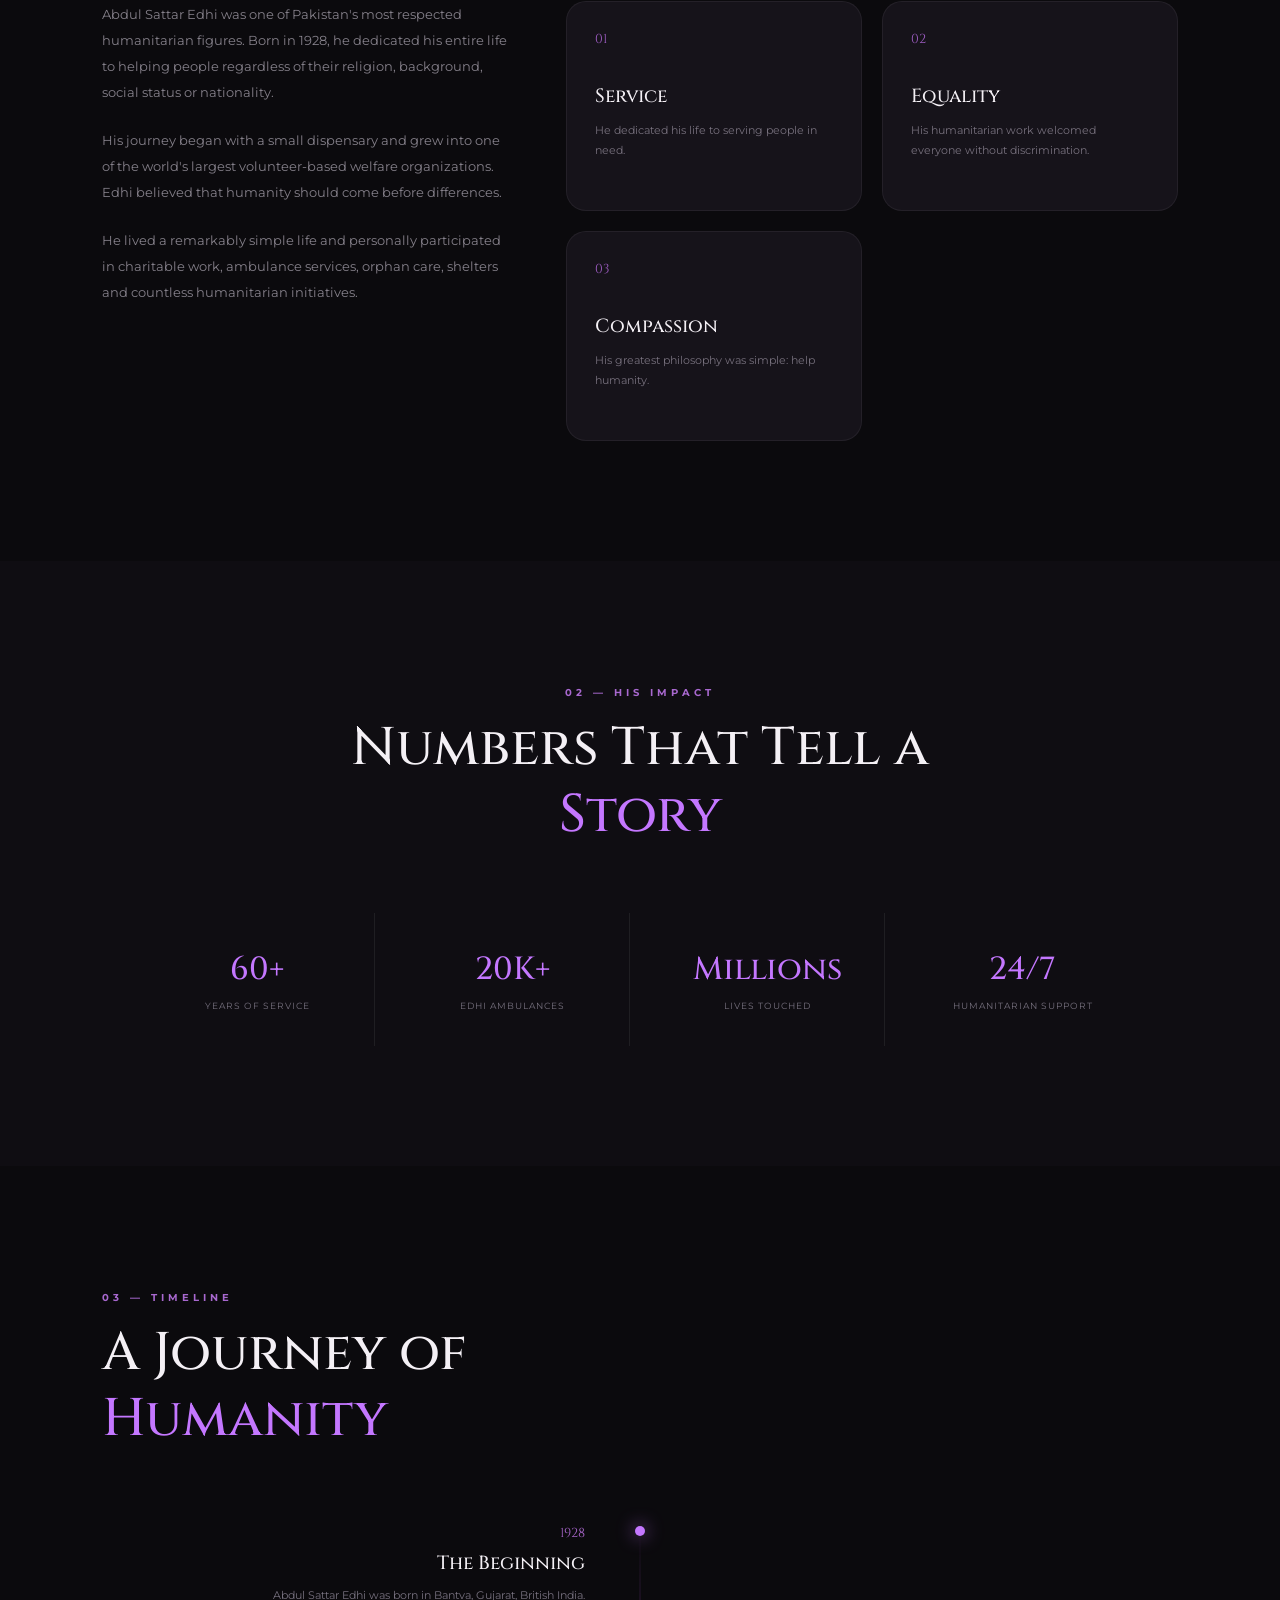
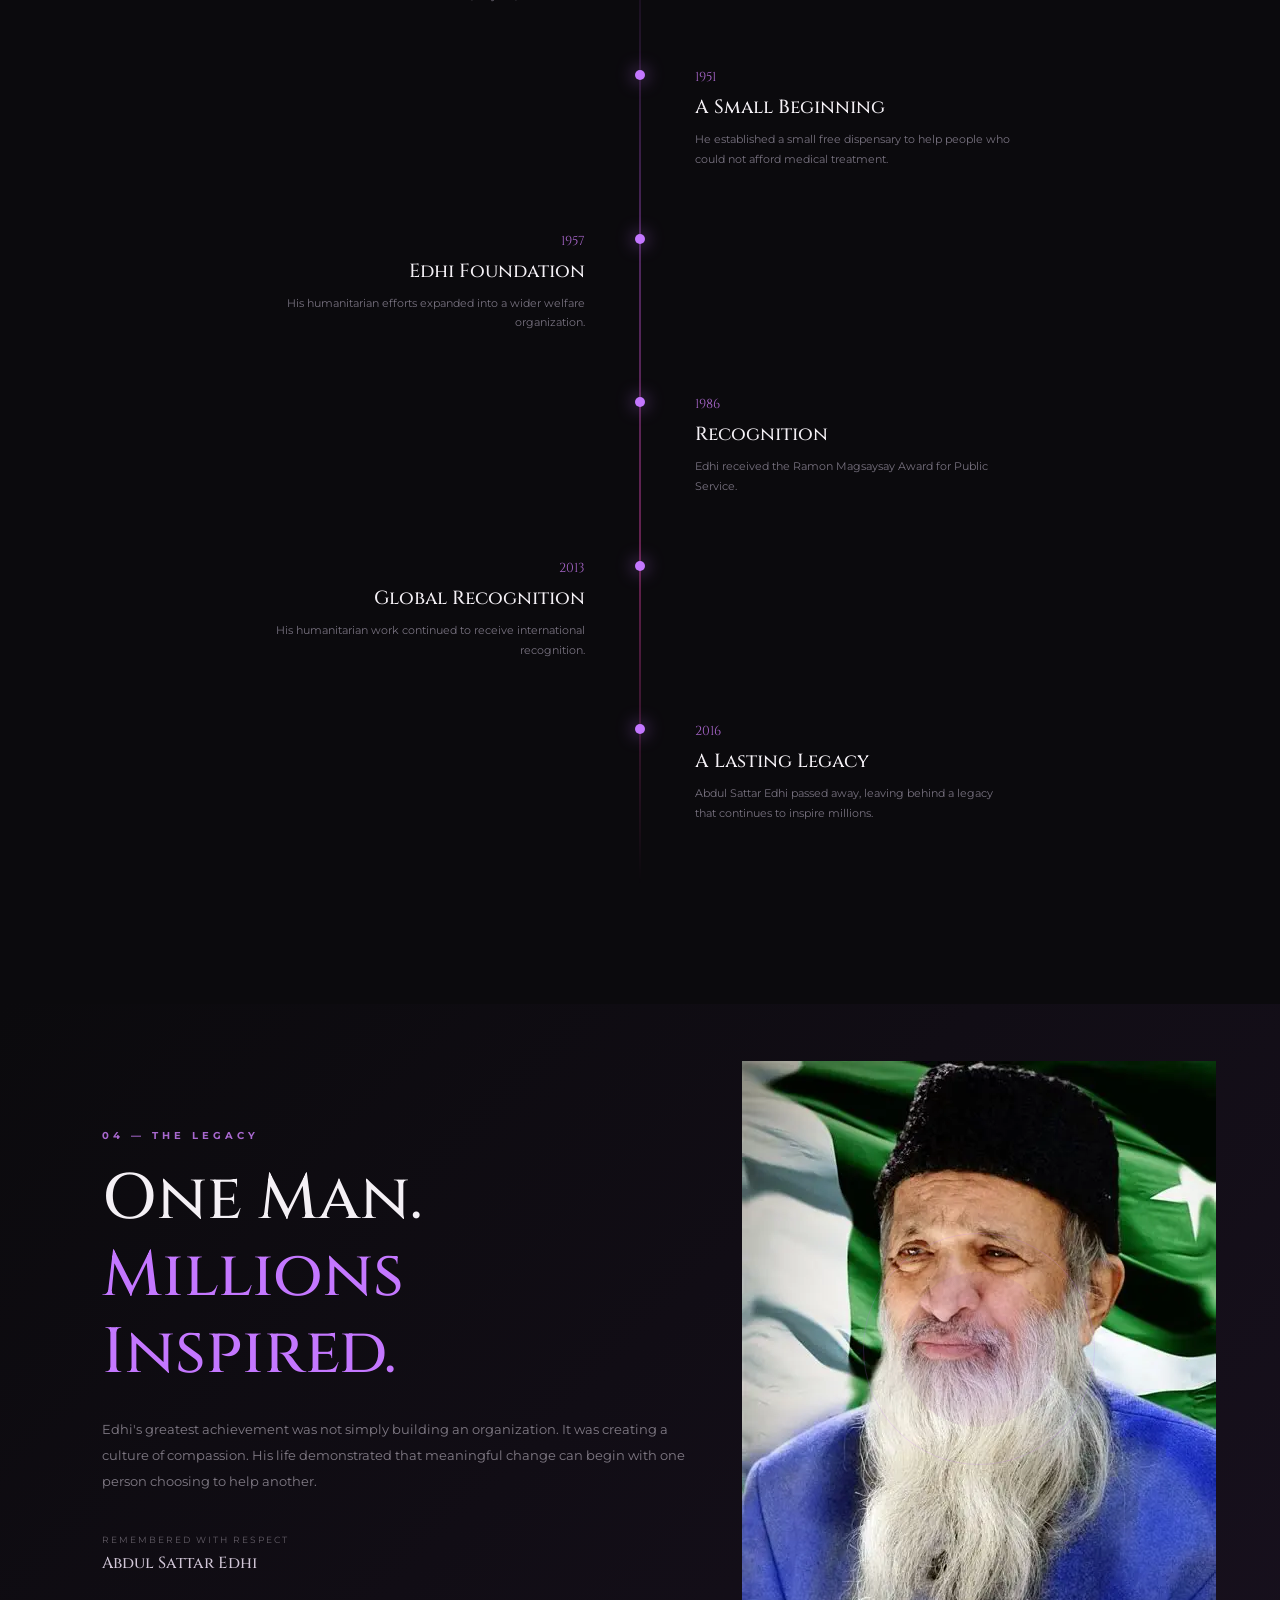
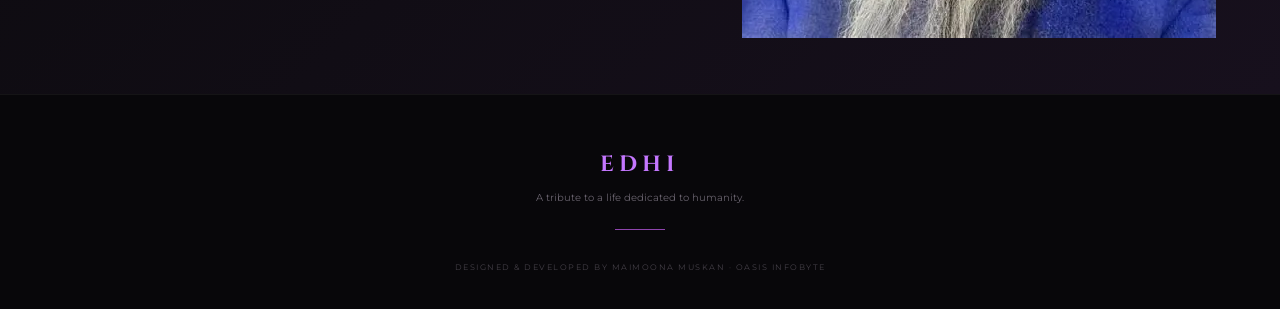
<file: WebDevelopment-Level2-Task2-TributePage/index.html>
<!DOCTYPE html>

<html lang="en">
<head>
    <meta charset="UTF-8">
    <meta name="viewport" content="width=device-width, initial-scale=1.0">

<title>Abdul Sattar Edhi | A Life of Humanity</title>

<link rel="preconnect" href="https://fonts.googleapis.com">
<link rel="preconnect" href="https://fonts.gstatic.com" crossorigin>

<link href="https://fonts.googleapis.com/css2?family=Cinzel:wght@400;500;600;700&family=Montserrat:wght@300;400;500;600;700&display=swap" rel="stylesheet">

<link rel="stylesheet" href="style.css">
</head>

<body>
<div class="background-glow glow-one"></div>
<div class="background-glow glow-two"></div>

<header class="navbar">
    <div class="logo">EDHI</div>

    <nav>
        <a href="#home">Home</a>
        <a href="#life">Life</a>
        <a href="#legacy">Legacy</a>
        <a href="#timeline">Timeline</a>
    </nav>
</header>

<main>

    <section class="hero" id="home">

        <div class="hero-content">
            <span class="eyebrow">A LIFE DEVOTED TO HUMANITY</span>

            <h1>
                Abdul Sattar
                <span>Edhi</span>
            </h1>

            <p>
                A humanitarian whose compassion crossed every boundary,
                leaving behind a legacy of service, kindness and humanity.
            </p>

            <a href="#life" class="hero-button">
                Explore His Journey
            </a>
        </div>

        <div class="hero-portrait">

            <div class="portrait-ring"></div>

            <div class="portrait-card">

                <div class="portrait-image">
                    <img src="abdul-sattar-edhi.jpg" alt="Abdul Sattar Edhi">
                </div>

                <div class="portrait-info">
                    <h3>Abdul Sattar Edhi</h3>
                    <p>1928 — 2016</p>
                </div>

            </div>

        </div>

    </section>

    <section class="quote-section">

        <div class="quote-mark">“</div>

        <blockquote>
            No religion is higher than humanity.
        </blockquote>

        <span>— Abdul Sattar Edhi</span>

    </section>

    <section class="life-section section" id="life">

        <div class="section-heading">
            <span>01 — HIS LIFE</span>

            <h2>
                A Legacy Built on
                <em>Compassion</em>
            </h2>
        </div>

        <div class="life-grid">

            <div class="life-text">

                <p>
                    Abdul Sattar Edhi was one of Pakistan's most respected
                    humanitarian figures. Born in 1928, he dedicated his
                    entire life to helping people regardless of their
                    religion, background, social status or nationality.
                </p>

                <p>
                    His journey began with a small dispensary and grew into
                    one of the world's largest volunteer-based welfare
                    organizations. Edhi believed that humanity should come
                    before differences.
                </p>

                <p>
                    He lived a remarkably simple life and personally
                    participated in charitable work, ambulance services,
                    orphan care, shelters and countless humanitarian
                    initiatives.
                </p>

            </div>

            <div class="life-card">
                <div class="card-number">01</div>
                <h3>Service</h3>
                <p>
                    He dedicated his life to serving people in need.
                </p>
            </div>

            <div class="life-card">
                <div class="card-number">02</div>
                <h3>Equality</h3>
                <p>
                    His humanitarian work welcomed everyone without
                    discrimination.
                </p>
            </div>

            <div class="life-card">
                <div class="card-number">03</div>
                <h3>Compassion</h3>
                <p>
                    His greatest philosophy was simple: help humanity.
                </p>
            </div>

        </div>

    </section>

    <section class="impact-section section">

        <div class="section-heading center">

            <span>02 — HIS IMPACT</span>

            <h2>
                Numbers That Tell a
                <em>Story</em>
            </h2>

        </div>

        <div class="stats">

            <div class="stat">
                <strong>60+</strong>
                <span>Years of Service</span>
            </div>

            <div class="stat">
                <strong>20K+</strong>
                <span>Edhi Ambulances</span>
            </div>

            <div class="stat">
                <strong>Millions</strong>
                <span>Lives Touched</span>
            </div>

            <div class="stat">
                <strong>24/7</strong>
                <span>Humanitarian Support</span>
            </div>

        </div>

    </section>

    <section class="timeline-section section" id="timeline">

        <div class="section-heading">

            <span>03 — TIMELINE</span>

            <h2>
                A Journey of
                <em>Humanity</em>
            </h2>

        </div>

        <div class="timeline">

            <div class="timeline-item">
                <div class="timeline-dot"></div>

                <div class="timeline-content">
                    <span>1928</span>
                    <h3>The Beginning</h3>

                    <p>
                        Abdul Sattar Edhi was born in Bantva, Gujarat,
                        British India.
                    </p>
                </div>
            </div>

            <div class="timeline-item">
                <div class="timeline-dot"></div>

                <div class="timeline-content">
                    <span>1951</span>
                    <h3>A Small Beginning</h3>

                    <p>
                        He established a small free dispensary to help
                        people who could not afford medical treatment.
                    </p>
                </div>
            </div>

            <div class="timeline-item">
                <div class="timeline-dot"></div>

                <div class="timeline-content">
                    <span>1957</span>
                    <h3>Edhi Foundation</h3>

                    <p>
                        His humanitarian efforts expanded into a wider
                        welfare organization.
                    </p>
                </div>
            </div>

            <div class="timeline-item">
                <div class="timeline-dot"></div>

                <div class="timeline-content">
                    <span>1986</span>
                    <h3>Recognition</h3>

                    <p>
                        Edhi received the Ramon Magsaysay Award for
                        Public Service.
                    </p>
                </div>
            </div>

            <div class="timeline-item">
                <div class="timeline-dot"></div>

                <div class="timeline-content">
                    <span>2013</span>
                    <h3>Global Recognition</h3>

                    <p>
                        His humanitarian work continued to receive
                        international recognition.
                    </p>
                </div>
            </div>

            <div class="timeline-item">
                <div class="timeline-dot"></div>

                <div class="timeline-content">
                    <span>2016</span>
                    <h3>A Lasting Legacy</h3>

                    <p>
                        Abdul Sattar Edhi passed away, leaving behind
                        a legacy that continues to inspire millions.
                    </p>
                </div>
            </div>

        </div>

    </section>

    <section class="legacy-section section" id="legacy">

        <div class="legacy-content">

            <span>04 — THE LEGACY</span>

            <h2>
                One Man.
                <br>
                <em>Millions Inspired.</em>
            </h2>

            <p>
                Edhi's greatest achievement was not simply building an
                organization. It was creating a culture of compassion.
                His life demonstrated that meaningful change can begin
                with one person choosing to help another.
            </p>

            <div class="signature">
                <span>Remembered with respect</span>
                <strong>Abdul Sattar Edhi</strong>
            </div>

        </div>

        <div class="legacy-symbol">

            <div class="circle">
                <img src="abdul-sattar-edhi.jpg" alt="Abdul Sattar Edhi">
            </div>

        </div>

    </section>

</main>

<footer>

    <div class="footer-logo">EDHI</div>

    <p>
        A tribute to a life dedicated to humanity.
    </p>

    <div class="footer-line"></div>

    <span>
        Designed &amp; Developed by Maimoona Muskan · Oasis Infobyte
    </span>

</footer>
</body>
</html>
</file>
<file: Level2-Task1-Calculator/style.css>
* {
    margin: 0;
    padding: 0;
    box-sizing: border-box;
}

body {
    min-height: 100vh;
    background: #0b0910;
    color: #ffffff;
    font-family: "Montserrat", sans-serif;
    display: flex;
    justify-content: center;
    align-items: center;
    overflow-x: hidden;
}

.glow {
    position: fixed;
    border-radius: 50%;
    filter: blur(100px);
    opacity: 0.25;
    pointer-events: none;
}

.glow-one {
    width: 360px;
    height: 360px;
    background: #8e44ad;
    top: -150px;
    left: -100px;
}

.glow-two {
    width: 380px;
    height: 380px;
    background: #c0398f;
    bottom: -180px;
    right: -120px;
}

.page {
    width: 100%;
    max-width: 460px;
    padding: 35px 20px;
}

.header {
    text-align: center;
    margin-bottom: 28px;
}

.ornament {
    display: flex;
    justify-content: center;
    align-items: center;
    gap: 15px;
}

.ornament span {
    width: 42px;
    height: 1px;
    background: linear-gradient(to right, transparent, #c477ff);
}

.ornament span:last-child {
    background: linear-gradient(to left, transparent, #c477ff);
}

.ornament h1 {
    font-family: "Cinzel", serif;
    font-size: 36px;
    font-weight: 600;
    letter-spacing: 5px;
    background: linear-gradient(135deg, #ffffff, #c78cff);
    -webkit-background-clip: text;
    -webkit-text-fill-color: transparent;
}

.header p {
    color: #77717f;
    font-size: 10px;
    letter-spacing: 3px;
    text-transform: uppercase;
    margin-top: 8px;
}

.calculator {
    padding: 22px;
    border-radius: 30px;
    background: rgba(24, 20, 31, 0.92);
    border: 1px solid rgba(255, 255, 255, 0.08);
    box-shadow: 0 30px 80px rgba(0, 0, 0, 0.5);
    backdrop-filter: blur(20px);
}

.calculator-top {
    display: flex;
    justify-content: space-between;
    align-items: center;
    margin-bottom: 18px;
    padding: 0 4px;
}

.calculator-top span {
    color: #8f8798;
    font-size: 9px;
    font-weight: 700;
    letter-spacing: 3px;
}

.status-dot {
    width: 7px;
    height: 7px;
    border-radius: 50%;
    background: #c477ff;
    box-shadow: 0 0 12px #c477ff;
}

.display {
    min-height: 145px;
    border-radius: 20px;
    padding: 22px;
    margin-bottom: 17px;
    background: linear-gradient(145deg, #131019, #0f0c14);
    border: 1px solid rgba(255, 255, 255, 0.06);
    display: flex;
    flex-direction: column;
    justify-content: flex-end;
    align-items: flex-end;
    overflow: hidden;
}

.expression {
    width: 100%;
    min-height: 22px;
    color: #756e7d;
    font-size: 12px;
    text-align: right;
    margin-bottom: 7px;
    overflow: hidden;
    white-space: nowrap;
    text-overflow: ellipsis;
}

.screen {
    width: 100%;
    color: #ffffff;
    font-family: "Cinzel", serif;
    font-size: 36px;
    font-weight: 500;
    text-align: right;
    overflow: hidden;
    white-space: nowrap;
    text-overflow: ellipsis;
}

.keys {
    display: grid;
    grid-template-columns: repeat(4, 1fr);
    gap: 11px;
}

.key {
    height: 64px;
    border: 1px solid rgba(255, 255, 255, 0.06);
    border-radius: 15px;
    background: #211d28;
    color: #eeeaf1;
    font-family: "Montserrat", sans-serif;
    font-size: 17px;
    font-weight: 600;
    cursor: pointer;
    transition: all 0.2s ease;
    box-shadow: inset 0 1px 0 rgba(255, 255, 255, 0.025);
}

.key:hover {
    background: #2b2633;
    transform: translateY(-2px);
    border-color: rgba(196, 119, 255, 0.2);
}

.key:active {
    transform: scale(0.95);
}

.function {
    color: #c6a3dc;
    background: #251d2d;
}

.operator {
    color: #d28aff;
    background: #281e31;
}

.equal {
    grid-column: span 1;
    background: linear-gradient(135deg, #8e44ad, #c0398f);
    color: #ffffff;
    border: none;
    box-shadow: 0 10px 25px rgba(142, 68, 173, 0.3);
}

.equal:hover {
    background: linear-gradient(135deg, #9b4fbc, #cf479b);
    box-shadow: 0 14px 30px rgba(142, 68, 173, 0.45);
}

.zero {
    grid-column: span 2;
}

footer {
    text-align: center;
    margin-top: 25px;
}

footer p {
    color: #66606d;
    font-size: 10px;
    margin-bottom: 7px;
}

footer strong {
    color: #a99caf;
}

footer span {
    color: #443f49;
    font-size: 8px;
    letter-spacing: 1.5px;
    text-transform: uppercase;
}

@media (max-width: 500px) {
    .page {
        padding: 25px 14px;
    }

    .ornament h1 {
        font-size: 29px;
        letter-spacing: 4px;
    }

    .calculator {
        padding: 17px;
        border-radius: 24px;
    }

    .key {
        height: 58px;
        border-radius: 13px;
    }

    .display {
        min-height: 130px;
    }

    .screen {
        font-size: 30px;
    }
}

@media (max-width: 360px) {
    .key {
        height: 53px;
        font-size: 15px;
    }

    .screen {
        font-size: 25px;
    }

    .calculator {
        padding: 13px;
    }

    .keys {
        gap: 8px;
    }
}
</file>
<file: WebDev-L1-LandingPage/style.css>
:root {
    --primary: #635bff;
    --primary-dark: #5149df;
    --accent: #19c3ff;
    --dark: #0b1020;
    --dark-soft: #151b2f;
    --text: #20263a;
    --text-light: #697087;
    --white: #ffffff;
    --light: #f7f8fc;
    --border: #e7e9f1;
    --success: #24c78e;
    --radius-sm: 10px;
    --radius-md: 18px;
    --radius-lg: 28px;
    --shadow: 0 20px 60px rgba(20, 27, 55, 0.08);
    --transition: 0.3s ease;
}

* {
    margin: 0;
    padding: 0;
    box-sizing: border-box;
}

html {
    scroll-behavior: smooth;
}

body {
    font-family: "Inter", sans-serif;
    color: var(--text);
    background: var(--white);
    line-height: 1.6;
    overflow-x: hidden;
}

img,
svg {
    max-width: 100%;
}

a {
    color: inherit;
    text-decoration: none;
}

button,
input {
    font: inherit;
}

.container {
    width: min(1120px, calc(100% - 40px));
    margin: 0 auto;
}

.section-padding {
    padding: 110px 0;
}

.section-heading {
    max-width: 680px;
    margin: 0 auto 60px;
    text-align: center;
}

.section-tag {
    display: inline-block;
    margin-bottom: 15px;
    color: var(--primary);
    font-size: 0.75rem;
    font-weight: 800;
    letter-spacing: 0.14em;
}

.section-heading h2,
.about-content h2,
.cta-box h2 {
    font-family: "Manrope", sans-serif;
    color: var(--dark);
    font-size: clamp(2rem, 4vw, 3rem);
    line-height: 1.15;
    letter-spacing: -0.04em;
}

.section-heading h2 span,
.about-content h2 span,
.cta-box h2 span {
    color: var(--primary);
}

.section-heading p {
    margin-top: 18px;
    color: var(--text-light);
    font-size: 1rem;
}

.btn {
    display: inline-flex;
    align-items: center;
    justify-content: center;
    gap: 12px;
    min-height: 52px;
    padding: 0 24px;
    border-radius: 12px;
    font-size: 0.9rem;
    font-weight: 700;
    transition: transform var(--transition), background var(--transition), box-shadow var(--transition);
}

.btn span {
    font-size: 1.15rem;
    transition: transform var(--transition);
}

.btn:hover {
    transform: translateY(-3px);
}

.btn:hover span {
    transform: translateX(4px);
}

.btn-primary {
    color: var(--white);
    background: var(--primary);
    box-shadow: 0 12px 28px rgba(99, 91, 255, 0.28);
}

.btn-primary:hover {
    background: var(--primary-dark);
}

.btn-secondary {
    color: var(--dark);
    background: var(--white);
    border: 1px solid var(--border);
}

.btn-secondary:hover {
    border-color: var(--primary);
    color: var(--primary);
}

.btn-light {
    color: var(--dark);
    background: var(--white);
}

.btn-light:hover {
    box-shadow: 0 15px 30px rgba(0, 0, 0, 0.15);
}

.navbar {
    position: sticky;
    top: 0;
    z-index: 1000;
    background: rgba(255, 255, 255, 0.92);
    border-bottom: 1px solid rgba(231, 233, 241, 0.8);
    backdrop-filter: blur(18px);
}

.nav-container {
    min-height: 76px;
    display: flex;
    align-items: center;
    justify-content: space-between;
    position: relative;
}

.logo {
    display: inline-flex;
    align-items: center;
    gap: 10px;
    color: var(--dark);
    font-size: 1rem;
    font-weight: 800;
    letter-spacing: 0.1em;
}

.logo-icon {
    width: 34px;
    height: 34px;
    display: grid;
    place-items: center;
    color: var(--white);
    background: var(--primary);
    border-radius: 10px;
    font-family: "Manrope", sans-serif;
    font-weight: 800;
    box-shadow: 0 8px 20px rgba(99, 91, 255, 0.25);
}

.nav-links {
    display: flex;
    align-items: center;
    gap: 32px;
}

.nav-links > a {
    position: relative;
    color: #535a70;
    font-size: 0.88rem;
    font-weight: 600;
    transition: color var(--transition);
}

.nav-links > a:not(.nav-cta)::after {
    content: "";
    position: absolute;
    left: 0;
    bottom: -7px;
    width: 0;
    height: 2px;
    background: var(--primary);
    transition: width var(--transition);
}

.nav-links > a:hover {
    color: var(--primary);
}

.nav-links > a:hover::after {
    width: 100%;
}

.nav-links .nav-cta {
    padding: 11px 18px;
    color: var(--white);
    background: var(--dark);
    border-radius: 10px;
}

.nav-links .nav-cta:hover {
    background: var(--primary);
}

.menu-toggle,
.menu-button {
    display: none;
}

.hero {
    position: relative;
    min-height: calc(100vh - 76px);
    display: flex;
    align-items: center;
    padding: 90px 0 110px;
    background:
        radial-gradient(circle at 85% 20%, rgba(99, 91, 255, 0.11), transparent 30%),
        radial-gradient(circle at 10% 80%, rgba(25, 195, 255, 0.08), transparent 25%),
        var(--light);
}

.hero-container {
    display: grid;
    grid-template-columns: 1fr 1fr;
    align-items: center;
    gap: 70px;
}

.hero-content {
    animation: heroIn 0.8s ease both;
}

@keyframes heroIn {
    from {
        opacity: 0;
        transform: translateY(25px);
    }

    to {
        opacity: 1;
        transform: translateY(0);
    }
}

.eyebrow {
    display: inline-flex;
    align-items: center;
    margin-bottom: 22px;
    padding: 8px 13px;
    color: var(--primary);
    background: rgba(99, 91, 255, 0.08);
    border: 1px solid rgba(99, 91, 255, 0.13);
    border-radius: 100px;
    font-size: 0.7rem;
    font-weight: 800;
    letter-spacing: 0.08em;
}

.hero h1 {
    max-width: 650px;
    font-family: "Manrope", sans-serif;
    color: var(--dark);
    font-size: clamp(3rem, 6vw, 5.2rem);
    line-height: 0.98;
    letter-spacing: -0.065em;
}

.hero h1 span {
    display: block;
    color: var(--primary);
}

.hero-content > p {
    max-width: 580px;
    margin: 28px 0 32px;
    color: var(--text-light);
    font-size: 1.05rem;
    line-height: 1.8;
}

.hero-buttons {
    display: flex;
    align-items: center;
    gap: 13px;
    flex-wrap: wrap;
}

.hero-trust {
    display: flex;
    align-items: center;
    gap: 14px;
    margin-top: 38px;
}

.avatars {
    display: flex;
    align-items: center;
}

.avatars span {
    width: 35px;
    height: 35px;
    display: grid;
    place-items: center;
    margin-left: -8px;
    color: var(--white);
    background: var(--dark);
    border: 3px solid var(--light);
    border-radius: 50%;
    font-size: 0.58rem;
    font-weight: 800;
}

.avatars span:first-child {
    margin-left: 0;
}

.avatars span:nth-child(2) {
    background: var(--primary);
}

.avatars span:nth-child(3) {
    background: #1c8ea9;
}

.avatars span:nth-child(4) {
    color: var(--dark);
    background: var(--white);
}

.hero-trust strong,
.hero-trust small {
    display: block;
}

.hero-trust strong {
    color: var(--dark);
    font-size: 0.85rem;
}

.hero-trust small {
    color: var(--text-light);
    font-size: 0.72rem;
}

.hero-visual {
    position: relative;
    min-height: 500px;
    display: grid;
    place-items: center;
}

.glow {
    position: absolute;
    width: 350px;
    height: 350px;
    background: radial-gradient(circle, rgba(99, 91, 255, 0.2), transparent 68%);
    filter: blur(10px);
}

.dashboard {
    position: relative;
    z-index: 2;
    width: min(100%, 510px);
    padding: 28px;
    background: rgba(255, 255, 255, 0.94);
    border: 1px solid rgba(255, 255, 255, 0.9);
    border-radius: 25px;
    box-shadow: 0 35px 90px rgba(31, 38, 70, 0.16);
    transform: rotate(2deg);
    animation: dashboardFloat 5s ease-in-out infinite;
}

@keyframes dashboardFloat {
    0%,
    100% {
        transform: rotate(2deg) translateY(0);
    }

    50% {
        transform: rotate(2deg) translateY(-10px);
    }
}

.dashboard-top {
    display: flex;
    align-items: flex-start;
    justify-content: space-between;
}

.mini-label {
    display: block;
    margin-bottom: 4px;
    color: #9298aa;
    font-size: 0.58rem;
    font-weight: 800;
    letter-spacing: 0.12em;
}

.dashboard h3 {
    color: var(--dark);
    font-family: "Manrope", sans-serif;
    font-size: 1.1rem;
}

.status {
    padding: 6px 10px;
    color: var(--success);
    background: rgba(36, 199, 142, 0.09);
    border-radius: 100px;
    font-size: 0.65rem;
    font-weight: 700;
}

.chart-area {
    position: relative;
    height: 230px;
    margin: 30px 0 20px;
    overflow: hidden;
}

.chart-lines {
    position: absolute;
    inset: 0;
    display: flex;
    flex-direction: column;
    justify-content: space-between;
}

.chart-lines span {
    width: 100%;
    height: 1px;
    background: #edf0f5;
}

.chart {
    position: absolute;
    left: 0;
    bottom: 0;
    width: 100%;
    height: 90%;
}

.chart stop:first-child {
    stop-color: var(--primary);
}

.chart stop:last-child {
    stop-color: var(--accent);
}

.dashboard-stats {
    display: grid;
    grid-template-columns: 1fr 1fr;
    gap: 14px;
}

.stat-box {
    padding: 16px;
    background: var(--light);
    border-radius: 14px;
}

.stat-box span,
.stat-box small {
    display: block;
}

.stat-box span {
    margin-bottom: 5px;
    color: var(--text-light);
    font-size: 0.7rem;
}

.stat-box strong {
    color: var(--dark);
    font-family: "Manrope", sans-serif;
    font-size: 1.25rem;
}

.stat-box small {
    margin-top: 3px;
    color: var(--success);
    font-size: 0.65rem;
    font-weight: 700;
}

.floating-card {
    position: absolute;
    z-index: 4;
    display: flex;
    align-items: center;
    gap: 12px;
    padding: 13px 16px;
    background: rgba(255, 255, 255, 0.96);
    border: 1px solid rgba(255, 255, 255, 0.9);
    border-radius: 15px;
    box-shadow: 0 18px 45px rgba(31, 38, 70, 0.14);
    animation: floating 4s ease-in-out infinite;
}

@keyframes floating {
    0%,
    100% {
        transform: translateY(0);
    }

    50% {
        transform: translateY(-8px);
    }
}

.floating-one {
    top: 55px;
    left: -5px;
}

.floating-two {
    right: -5px;
    bottom: 55px;
    animation-delay: -1.5s;
}

.floating-icon {
    width: 35px;
    height: 35px;
    display: grid;
    place-items: center;
    color: var(--success);
    background: rgba(36, 199, 142, 0.1);
    border-radius: 10px;
    font-weight: 800;
}

.floating-card strong,
.floating-card small {
    display: block;
}

.floating-card strong {
    color: var(--dark);
    font-size: 0.7rem;
}

.floating-card small {
    color: #8a90a2;
    font-size: 0.62rem;
}

.circle-progress {
    width: 40px;
    height: 40px;
    display: grid;
    place-items: center;
    color: var(--primary);
    border: 3px solid var(--primary);
    border-radius: 50%;
    font-size: 0.65rem;
    font-weight: 800;
}

.features {
    background: var(--white);
}

.feature-grid {
    display: grid;
    grid-template-columns: repeat(3, 1fr);
    gap: 22px;
}

.feature-card {
    padding: 34px;
    background: var(--white);
    border: 1px solid var(--border);
    border-radius: var(--radius-lg);
    transition: transform var(--transition), box-shadow var(--transition), border-color var(--transition);
}

.feature-card:hover {
    transform: translateY(-8px);
    border-color: rgba(99, 91, 255, 0.25);
    box-shadow: var(--shadow);
}

.featured-card {
    color: var(--white);
    background: var(--dark);
    border-color: var(--dark);
    transform: translateY(-15px);
}

.featured-card:hover {
    transform: translateY(-22px);
}

.feature-icon {
    width: 52px;
    height: 52px;
    display: grid;
    place-items: center;
    margin-bottom: 25px;
    color: var(--primary);
    background: rgba(99, 91, 255, 0.1);
    border-radius: 15px;
    font-size: 1.25rem;
    font-weight: 800;
}

.featured-card .feature-icon {
    color: var(--white);
    background: var(--primary);
}

.feature-card h3 {
    margin-bottom: 12px;
    color: var(--dark);
    font-family: "Manrope", sans-serif;
    font-size: 1.2rem;
}

.featured-card h3 {
    color: var(--white);
}

.feature-card p {
    min-height: 95px;
    color: var(--text-light);
    font-size: 0.88rem;
    line-height: 1.75;
}

.featured-card p {
    color: #aeb5c8;
}

.feature-card a {
    display: inline-block;
    margin-top: 18px;
    color: var(--primary);
    font-size: 0.78rem;
    font-weight: 800;
    transition: transform var(--transition);
}

.feature-card a:hover {
    transform: translateX(5px);
}

.featured-card a {
    color: var(--accent);
}

.about {
    background: var(--light);
}

.about-container {
    display: grid;
    grid-template-columns: 0.95fr 1.05fr;
    align-items: center;
    gap: 90px;
}

.about-visual {
    position: relative;
    min-height: 480px;
    display: flex;
    align-items: center;
}

.about-main-card {
    width: 90%;
    min-height: 410px;
    padding: 40px;
    color: var(--white);
    background: var(--dark);
    border-radius: 28px;
    box-shadow: 0 30px 70px rgba(11, 16, 32, 0.16);
}

.about-small-title {
    color: #939bb0;
    font-size: 0.65rem;
    font-weight: 800;
    letter-spacing: 0.12em;
}

.about-main-card h3 {
    max-width: 350px;
    margin: 16px 0 35px;
    font-family: "Manrope", sans-serif;
    font-size: 2.25rem;
    line-height: 1.1;
    letter-spacing: -0.04em;
}

.about-main-card h3 span {
    color: var(--accent);
}

.process-list {
    display: grid;
    gap: 22px;
}

.process-item {
    display: flex;
    align-items: center;
    gap: 15px;
}

.process-item > span {
    width: 40px;
    height: 40px;
    display: grid;
    place-items: center;
    color: var(--accent);
    border: 1px solid #30374d;
    border-radius: 10px;
    font-size: 0.65rem;
    font-weight: 800;
}

.process-item strong,
.process-item small {
    display: block;
}

.process-item strong {
    font-size: 0.8rem;
}

.process-item small {
    color: #9299ac;
    font-size: 0.67rem;
}

.about-badge {
    position: absolute;
    right: 0;
    bottom: 15px;
    width: 145px;
    height: 145px;
    display: flex;
    flex-direction: column;
    align-items: center;
    justify-content: center;
    color: var(--white);
    background: var(--primary);
    border: 8px solid var(--light);
    border-radius: 50%;
    box-shadow: 0 20px 40px rgba(99, 91, 255, 0.25);
}

.about-badge strong {
    font-family: "Manrope", sans-serif;
    font-size: 2rem;
    line-height: 1;
}

.about-badge span {
    margin-top: 7px;
    text-align: center;
    font-size: 0.65rem;
    line-height: 1.3;
}

.about-content > p {
    max-width: 580px;
    margin-top: 20px;
    color: var(--text-light);
    font-size: 0.95rem;
    line-height: 1.8;
}

.about-points {
    display: grid;
    gap: 13px;
    margin: 28px 0 30px;
}

.about-points div {
    display: flex;
    align-items: center;
    gap: 12px;
    font-size: 0.83rem;
}

.about-points span {
    width: 24px;
    height: 24px;
    display: grid;
    place-items: center;
    color: var(--primary);
    background: rgba(99, 91, 255, 0.1);
    border-radius: 50%;
    font-size: 0.65rem;
}

.stats-section {
    padding: 65px 0;
    color: var(--white);
    background: var(--primary);
}

.stats-grid {
    display: grid;
    grid-template-columns: repeat(4, 1fr);
}

.stat-item {
    text-align: center;
    padding: 10px 20px;
    border-right: 1px solid rgba(255, 255, 255, 0.2);
}

.stat-item:last-child {
    border-right: none;
}

.stat-item strong,
.stat-item span {
    display: block;
}

.stat-item strong {
    margin-bottom: 4px;
    font-family: "Manrope", sans-serif;
    font-size: 2rem;
}

.stat-item span {
    color: rgba(255, 255, 255, 0.75);
    font-size: 0.75rem;
}

.testimonials {
    background: var(--white);
}

.testimonial-grid {
    display: grid;
    grid-template-columns: repeat(3, 1fr);
    gap: 22px;
}

.testimonial-card {
    padding: 30px;
    background: var(--white);
    border: 1px solid var(--border);
    border-radius: var(--radius-lg);
    transition: transform var(--transition), box-shadow var(--transition);
}

.testimonial-card:hover {
    transform: translateY(-7px);
    box-shadow: var(--shadow);
}

.stars {
    margin-bottom: 20px;
    color: #ffb020;
    letter-spacing: 3px;
    font-size: 0.85rem;
}

.testimonial-card > p {
    min-height: 115px;
    color: var(--text-light);
    font-size: 0.86rem;
    line-height: 1.8;
}

.person {
    display: flex;
    align-items: center;
    gap: 12px;
    padding-top: 20px;
    border-top: 1px solid var(--border);
}

.person-avatar {
    width: 40px;
    height: 40px;
    display: grid;
    place-items: center;
    color: var(--primary);
    background: rgba(99, 91, 255, 0.1);
    border-radius: 50%;
    font-size: 0.65rem;
    font-weight: 800;
}

.person strong,
.person span {
    display: block;
}

.person strong {
    color: var(--dark);
    font-size: 0.75rem;
}

.person span {
    color: #9096a8;
    font-size: 0.62rem;
}

.cta-section {
    padding: 30px 0 100px;
}

.cta-box {
    position: relative;
    display: flex;
    align-items: center;
    justify-content: space-between;
    gap: 40px;
    overflow: hidden;
    padding: 60px;
    color: var(--white);
    background: var(--dark);
    border-radius: 30px;
}

.cta-box::before,
.cta-box::after {
    content: "";
    position: absolute;
    width: 250px;
    height: 250px;
    border-radius: 50%;
    background: radial-gradient(circle, rgba(99, 91, 255, 0.35), transparent 70%);
    pointer-events: none;
}

.cta-box::before {
    top: -130px;
    right: -50px;
}

.cta-box::after {
    bottom: -150px;
    left: 20%;
}

.cta-box > div,
.cta-box > a {
    position: relative;
    z-index: 2;
}

.cta-box .section-tag {
    color: var(--accent);
}

.cta-box h2 {
    max-width: 600px;
    color: var(--white);
}

.cta-box h2 span {
    color: var(--accent);
}

.cta-box p {
    max-width: 550px;
    margin-top: 15px;
    color: #aeb5c8;
    font-size: 0.9rem;
}

.footer {
    background: #080c18;
    color: var(--white);
}

.footer-container {
    display: grid;
    grid-template-columns: 2fr 1fr 1.4fr 1fr;
    gap: 50px;
    padding: 75px 0;
}

.footer-brand .logo {
    color: var(--white);
}

.footer-brand p {
    max-width: 300px;
    margin-top: 18px;
    color: #858ca1;
    font-size: 0.78rem;
    line-height: 1.8;
}

.footer-column {
    display: flex;
    flex-direction: column;
    gap: 10px;
}

.footer-column h4 {
    margin-bottom: 10px;
    color: var(--white);
    font-size: 0.8rem;
}

.footer-column a,
.footer-column span {
    color: #858ca1;
    font-size: 0.72rem;
    transition: color var(--transition);
}

.footer-column a:hover {
    color: var(--accent);
}

.footer-bottom {
    border-top: 1px solid #1c2233;
}

.footer-bottom .container {
    min-height: 65px;
    display: flex;
    align-items: center;
    justify-content: space-between;
    gap: 20px;
}

.footer-bottom p {
    color: #656c7f;
    font-size: 0.65rem;
}

@media (max-width: 1000px) {

    .hero-container {
        grid-template-columns: 1fr;
        gap: 50px;
    }

    .hero-content {
        text-align: center;
    }

    .hero-content > p {
        margin-left: auto;
        margin-right: auto;
    }

    .hero-buttons,
    .hero-trust {
        justify-content: center;
    }

    .hero-visual {
        min-height: 460px;
    }

    .about-container {
        grid-template-columns: 1fr;
        gap: 60px;
    }

    .about-visual {
        max-width: 650px;
        width: 100%;
        margin: 0 auto;
    }

    .about-content {
        max-width: 700px;
        margin: 0 auto;
    }

    .footer-container {
        grid-template-columns: 1.5fr 1fr 1fr;
    }

    .footer-brand {
        grid-column: span 3;
    }
}

@media (max-width: 760px) {

    .container {
        width: min(100% - 28px, 1120px);
    }

    .nav-container {
        min-height: 68px;
    }

    .menu-button {
        width: 42px;
        height: 42px;
        display: flex;
        flex-direction: column;
        align-items: center;
        justify-content: center;
        gap: 5px;
        cursor: pointer;
        background: var(--light);
        border-radius: 10px;
    }

    .menu-button span {
        width: 20px;
        height: 2px;
        background: var(--dark);
        border-radius: 10px;
        transition: transform 0.25s ease, opacity 0.25s ease;
    }

    .nav-links {
        position: absolute;
        top: calc(100% + 8px);
        left: 0;
        right: 0;
        display: grid;
        gap: 0;
        max-height: 0;
        overflow: hidden;
        opacity: 0;
        padding: 0 18px;
        background: var(--white);
        border: 1px solid transparent;
        border-radius: 16px;
        box-shadow: none;
        transition: max-height 0.35s ease, opacity 0.25s ease, padding 0.35s ease, box-shadow 0.35s ease;
    }

    .nav-links > a {
        padding: 13px 5px;
    }

    .nav-links .nav-cta {
        margin: 7px 0 15px;
        text-align: center;
    }

    .menu-toggle:checked ~ .nav-links {
        max-height: 400px;
        opacity: 1;
        padding: 12px 18px;
        border-color: var(--border);
        box-shadow: 0 20px 50px rgba(20, 27, 55, 0.12);
    }

    .menu-toggle:checked + .menu-button span:nth-child(1) {
        transform: translateY(7px) rotate(45deg);
    }

    .menu-toggle:checked + .menu-button span:nth-child(2) {
        opacity: 0;
    }

    .menu-toggle:checked + .menu-button span:nth-child(3) {
        transform: translateY(-7px) rotate(-45deg);
    }

    .section-padding {
        padding: 80px 0;
    }

    .hero {
        min-height: auto;
        padding: 70px 0 80px;
    }

    .hero h1 {
        font-size: clamp(2.7rem, 12vw, 4rem);
    }

    .hero-content > p {
        font-size: 0.92rem;
    }

    .hero-visual {
        min-height: 390px;
    }

    .dashboard {
        padding: 20px;
    }

    .chart-area {
        height: 180px;
    }

    .floating-one {
        left: 0;
    }

    .floating-two {
        right: 0;
    }

    .feature-grid,
    .testimonial-grid {
        grid-template-columns: 1fr;
    }

    .featured-card {
        transform: none;
    }

    .featured-card:hover {
        transform: translateY(-8px);
    }

    .feature-card p {
        min-height: auto;
    }

    .stats-grid {
        grid-template-columns: 1fr 1fr;
        gap: 25px 0;
    }

    .stat-item:nth-child(2) {
        border-right: none;
    }

    .stat-item strong {
        font-size: 1.7rem;
    }

    .about-main-card {
        width: 100%;
        padding: 30px;
    }

    .about-badge {
        width: 120px;
        height: 120px;
        right: -5px;
    }

    .cta-box {
        flex-direction: column;
        align-items: flex-start;
        padding: 40px 28px;
    }

    .footer-container {
        grid-template-columns: 1fr 1fr;
        gap: 40px 25px;
    }

    .footer-brand {
        grid-column: span 2;
    }

    .footer-bottom .container {
        flex-direction: column;
        justify-content: center;
        padding: 18px 0;
        text-align: center;
    }
}

@media (max-width: 480px) {

    .logo {
        font-size: 0.85rem;
    }

    .logo-icon {
        width: 31px;
        height: 31px;
    }

    .hero-buttons {
        flex-direction: column;
        width: 100%;
    }

    .hero-buttons .btn {
        width: 100%;
    }

    .hero-trust {
        flex-direction: column;
    }

    .hero-visual {
        min-height: 330px;
    }

    .dashboard {
        width: 100%;
        border-radius: 18px;
    }

    .dashboard h3 {
        font-size: 0.9rem;
    }

    .chart-area {
        height: 130px;
        margin: 20px 0;
    }

    .floating-card {
        padding: 9px 11px;
    }

    .floating-card strong {
        font-size: 0.58rem;
    }

    .floating-card small {
        font-size: 0.52rem;
    }

    .floating-one {
        top: 15px;
    }

    .floating-two {
        bottom: 15px;
    }

    .dashboard-stats {
        gap: 8px;
    }

    .stat-box {
        padding: 11px;
    }

    .stat-box strong {
        font-size: 0.95rem;
    }

    .about-main-card {
        min-height: 400px;
    }

    .about-main-card h3 {
        font-size: 1.8rem;
    }

    .about-badge {
        width: 100px;
        height: 100px;
        border-width: 5px;
    }

    .about-badge strong {
        font-size: 1.5rem;
    }

    .about-badge span {
        font-size: 0.55rem;
    }

    .stats-section {
        padding: 45px 0;
    }

    .stats-grid {
        gap: 20px 0;
    }

    .stat-item {
        padding: 5px 10px;
    }

    .stat-item strong {
        font-size: 1.4rem;
    }

    .stat-item span {
        font-size: 0.65rem;
    }

    .testimonial-card {
        padding: 25px;
    }

    .cta-box h2 {
        font-size: 2rem;
    }

    .footer-container {
        grid-template-columns: 1fr;
    }

    .footer-brand {
        grid-column: span 1;
    }
}

@media (prefers-reduced-motion: reduce) {

    html {
        scroll-behavior: auto;
    }

    *,
    *::before,
    *::after {
        animation-duration: 0.01ms !important;
        animation-iteration-count: 1 !important;
        transition-duration: 0.01ms !important;
    }
}
</file>
<file: WebDevelopment-Level1-Task2-PersonalPortfolio/style.css>
:root {
    --bg: #0b0d12;
    --bg-light: #11141b;
    --card: #141821;
    --card-hover: #191e29;
    --text: #f4f6f8;
    --text-light: #a7adb8;
    --accent: #ff3b81;
    --accent-dark: #d91f62;
    --border: rgba(255, 255, 255, 0.08);
    --shadow: 0 20px 50px rgba(0, 0, 0, 0.35);
    --radius: 18px;
}

* {
    margin: 0;
    padding: 0;
    box-sizing: border-box;
    scroll-behavior: smooth;
}

html {
    scroll-padding-top: 90px;
}

body {
    font-family: "Inter", sans-serif;
    background: var(--bg);
    color: var(--text);
    line-height: 1.7;
    overflow-x: hidden;
}

body::before {
    content: "";
    position: fixed;
    inset: 0;
    pointer-events: none;
    background: radial-gradient(circle at 15% 15%, rgba(255, 59, 129, 0.08), transparent 28%), radial-gradient(circle at 85% 75%, rgba(89, 120, 255, 0.06), transparent 25%);
    z-index: -1;
}

a {
    text-decoration: none;
    color: inherit;
}

ul {
    list-style: none;
}

button,
input,
textarea {
    font-family: inherit;
}

.section {
    width: 100%;
    max-width: 1200px;
    margin: 0 auto;
    padding: 110px 30px;
}

.header {
    position: fixed;
    top: 0;
    left: 0;
    width: 100%;
    z-index: 1000;
    background: rgba(11, 13, 18, 0.85);
    backdrop-filter: blur(18px);
    border-bottom: 1px solid var(--border);
}

.navbar {
    max-width: 1200px;
    height: 78px;
    margin: 0 auto;
    padding: 0 30px;
    display: flex;
    align-items: center;
    justify-content: space-between;
}

.logo,
.footer-logo {
    font-family: "Manrope", sans-serif;
    font-size: 28px;
    font-weight: 800;
    letter-spacing: -1px;
}

.logo span,
.footer-logo span,
.hero h1 span,
.section-heading h2 span {
    color: var(--accent);
}

.nav-links {
    display: flex;
    align-items: center;
    gap: 38px;
}

.nav-links a {
    position: relative;
    color: var(--text-light);
    font-size: 14px;
    font-weight: 600;
    transition: 0.3s ease;
}

.nav-links a::after {
    content: "";
    position: absolute;
    left: 0;
    bottom: -8px;
    width: 0;
    height: 2px;
    background: var(--accent);
    transition: 0.3s ease;
}

.nav-links a:hover,
.nav-links a.active {
    color: var(--text);
}

.nav-links a:hover::after,
.nav-links a.active::after {
    width: 100%;
}

.menu-btn {
    display: none;
    border: none;
    background: transparent;
    color: var(--text);
    font-size: 23px;
    cursor: pointer;
}

.hero {
    min-height: 100vh;
    padding-top: 150px;
    display: grid;
    grid-template-columns: 1.1fr 0.9fr;
    align-items: center;
    gap: 50px;
}

.hero-content {
    max-width: 650px;
    animation: slide-in-left 0.9s ease both;
}

.intro {
    color: var(--accent);
    font-size: 14px;
    font-weight: 700;
    letter-spacing: 4px;
    margin-bottom: 14px;
}

.hero h1 {
    font-family: "Manrope", sans-serif;
    font-size: clamp(48px, 7vw, 82px);
    line-height: 1.05;
    font-weight: 800;
    letter-spacing: -3px;
    margin-bottom: 20px;
}

.hero h2 {
    color: var(--text-light);
    font-family: "Manrope", sans-serif;
    font-size: clamp(20px, 3vw, 30px);
    line-height: 1.3;
    margin-bottom: 22px;
}

.hero-text {
    max-width: 590px;
    color: var(--text-light);
    font-size: 16px;
    margin-bottom: 34px;
}

.hero-buttons {
    display: flex;
    gap: 15px;
    flex-wrap: wrap;
}

.btn {
    display: inline-flex;
    align-items: center;
    justify-content: center;
    gap: 10px;
    min-height: 52px;
    padding: 0 26px;
    border-radius: 10px;
    font-size: 14px;
    font-weight: 700;
    transition: 0.3s ease;
}

.primary-btn {
    color: white;
    background: var(--accent);
    box-shadow: 0 12px 30px rgba(255, 59, 129, 0.2);
}

.primary-btn:hover {
    background: var(--accent-dark);
    transform: translateY(-3px);
    box-shadow: 0 15px 35px rgba(255, 59, 129, 0.3);
}

.secondary-btn {
    color: var(--text);
    border: 1px solid var(--border);
    background: var(--card);
}

.secondary-btn:hover {
    border-color: var(--accent);
    color: var(--accent);
    transform: translateY(-3px);
}

.social-links {
    display: flex;
    gap: 12px;
    margin-top: 32px;
}

.social-links a,
.footer-socials a {
    width: 43px;
    height: 43px;
    display: flex;
    align-items: center;
    justify-content: center;
    border-radius: 50%;
    background: var(--card);
    border: 1px solid var(--border);
    color: var(--text-light);
    transition: 0.3s ease;
}

.social-links a:hover,
.footer-socials a:hover {
    color: white;
    background: var(--accent);
    border-color: var(--accent);
    transform: translateY(-4px);
}

.hero-image {
    position: relative;
    display: flex;
    align-items: center;
    justify-content: center;
    min-height: 520px;
    animation: slide-in-right 0.9s 0.15s ease both;
}

.image-glow {
    position: absolute;
    width: 360px;
    height: 360px;
    background: rgba(255, 59, 129, 0.16);
    filter: blur(80px);
    border-radius: 50%;
    animation: pulse-glow 4s ease-in-out infinite;
}

.profile-wrapper {
    position: relative;
    width: min(390px, 80vw);
    height: min(470px, 95vw);
    padding: 12px;
    border-radius: 25px;
    background: linear-gradient(
        145deg,
        rgba(255, 59, 129, 0.4),
        rgba(255, 255, 255, 0.05)
    );
    box-shadow: var(--shadow);
    animation: float 5s ease-in-out infinite;
}

.profile-image {
    width: 100%;
    height: 100%;
    display: block;
    object-fit: cover;
    object-position: center;
    border-radius: 18px;
}

.avatar-placeholder {
    display: none;
    width: 100%;
    height: 100%;
    align-items: center;
    justify-content: center;
    border-radius: 18px;
    background: var(--card);
}

.avatar-placeholder span {
    font-family: "Manrope", sans-serif;
    font-size: 70px;
    font-weight: 800;
    color: var(--accent);
}

.section-heading {
    margin-bottom: 55px;
}

.reveal {
    opacity: 0;
    transform: translateY(35px);
    transition: opacity 0.7s ease, transform 0.7s ease;
}

.reveal.visible {
    opacity: 1;
    transform: translateY(0);
}

.reveal-stagger > * {
    transition-delay: calc(var(--index) * 90ms);
}

@keyframes slide-in-left {
    from {
        opacity: 0;
        transform: translateX(-35px);
    }
    to {
        opacity: 1;
        transform: translateX(0);
    }
}

@keyframes slide-in-right {
    from {
        opacity: 0;
        transform: translateX(35px);
    }
    to {
        opacity: 1;
        transform: translateX(0);
    }
}

@keyframes float {
    0%, 100% {
        transform: translateY(0) rotate(0deg);
    }
    50% {
        transform: translateY(-12px) rotate(1deg);
    }
}

@keyframes pulse-glow {
    0%, 100% {
        opacity: 0.65;
        transform: scale(0.95);
    }
    50% {
        opacity: 1;
        transform: scale(1.08);
    }
}

@media (prefers-reduced-motion: reduce) {
    *,
    *::before,
    *::after {
        scroll-behavior: auto !important;
        animation-duration: 0.01ms !important;
        animation-iteration-count: 1 !important;
        transition-duration: 0.01ms !important;
    }

    .reveal {
        opacity: 1;
        transform: none;
    }
}

.section-heading p {
    color: var(--accent);
    font-size: 12px;
    font-weight: 700;
    letter-spacing: 3px;
    margin-bottom: 10px;
}

.section-heading h2 {
    font-family: "Manrope", sans-serif;
    font-size: clamp(35px, 5vw, 52px);
    line-height: 1.1;
    letter-spacing: -2px;
}

.about-content {
    display: grid;
    grid-template-columns: 1.1fr 0.9fr;
    gap: 35px;
}

.about-card,
.skill-card,
.project-card {
    background: var(--card);
    border: 1px solid var(--border);
    border-radius: var(--radius);
    box-shadow: var(--shadow);
}

.about-card {
    padding: 38px;
}

.about-icon {
    width: 55px;
    height: 55px;
    display: flex;
    align-items: center;
    justify-content: center;
    margin-bottom: 25px;
    border-radius: 14px;
    color: var(--accent);
    background: rgba(255, 59, 129, 0.1);
    font-size: 22px;
}

.about-card h3 {
    font-family: "Manrope", sans-serif;
    font-size: 25px;
    margin-bottom: 17px;
}

.about-card p {
    color: var(--text-light);
    font-size: 15px;
    margin-bottom: 15px;
}

.about-card p:last-child {
    margin-bottom: 0;
}

.about-details {
    display: grid;
    gap: 15px;
}

.detail-item {
    padding: 25px;
    display: flex;
    flex-direction: column;
    justify-content: center;
    background: var(--card);
    border: 1px solid var(--border);
    border-radius: 15px;
    transition: 0.3s ease;
}

.detail-item:hover {
    transform: translateX(5px);
    border-color: rgba(255, 59, 129, 0.35);
}

.detail-item span {
    color: var(--text-light);
    font-size: 12px;
    margin-bottom: 4px;
}

.detail-item strong {
    font-family: "Manrope", sans-serif;
    font-size: 16px;
}

.skills {
    background: var(--bg-light);
    max-width: none;
    padding-left: max(30px, calc((100vw - 1140px) / 2));
    padding-right: max(30px, calc((100vw - 1140px) / 2));
}

.skills-grid {
    display: grid;
    grid-template-columns: repeat(3, 1fr);
    gap: 20px;
}

.skill-card {
    padding: 32px;
    transition: 0.3s ease;
}

.skill-card:hover {
    transform: translateY(-7px);
    background: var(--card-hover);
    border-color: rgba(255, 59, 129, 0.35);
}

.skill-card i {
    color: var(--accent);
    font-size: 35px;
    margin-bottom: 20px;
}

.skill-card h3 {
    font-family: "Manrope", sans-serif;
    font-size: 19px;
    margin-bottom: 7px;
}

.skill-card p {
    color: var(--text-light);
    font-size: 13px;
}

.projects-grid {
    display: grid;
    grid-template-columns: repeat(3, 1fr);
    gap: 22px;
}

.project-card {
    position: relative;
    padding: 32px;
    overflow: hidden;
    transition: 0.3s ease;
}

.project-card:hover {
    transform: translateY(-8px);
    background: var(--card-hover);
    border-color: rgba(255, 59, 129, 0.35);
}

.project-number {
    position: absolute;
    top: 22px;
    right: 25px;
    color: rgba(255, 255, 255, 0.08);
    font-family: "Manrope", sans-serif;
    font-size: 42px;
    font-weight: 800;
}

.project-icon {
    width: 58px;
    height: 58px;
    display: flex;
    align-items: center;
    justify-content: center;
    margin-bottom: 25px;
    border-radius: 15px;
    background: rgba(255, 59, 129, 0.1);
    color: var(--accent);
    font-size: 22px;
}

.project-card h3 {
    font-family: "Manrope", sans-serif;
    font-size: 22px;
    margin-bottom: 14px;
}

.project-card p {
    min-height: 105px;
    color: var(--text-light);
    font-size: 14px;
}

.project-tags {
    display: flex;
    flex-wrap: wrap;
    gap: 8px;
    margin: 20px 0;
}

.project-tags span {
    padding: 5px 10px;
    border-radius: 6px;
    background: rgba(255, 255, 255, 0.05);
    color: var(--text-light);
    font-size: 11px;
}

.project-link {
    display: inline-flex;
    align-items: center;
    gap: 8px;
    color: var(--accent);
    font-size: 13px;
    font-weight: 700;
    transition: 0.3s ease;
}

.project-link:hover {
    gap: 12px;
}

.contact {
    background: var(--bg-light);
    max-width: none;
    padding-left: max(30px, calc((100vw - 1140px) / 2));
    padding-right: max(30px, calc((100vw - 1140px) / 2));
}

.contact-container {
    display: grid;
    grid-template-columns: 0.85fr 1.15fr;
    gap: 55px;
}

.contact-info h3 {
    font-family: "Manrope", sans-serif;
    font-size: 30px;
    margin-bottom: 15px;
}

.contact-info > p {
    max-width: 480px;
    color: var(--text-light);
    font-size: 15px;
    margin-bottom: 35px;
}

.contact-item {
    display: flex;
    align-items: center;
    gap: 17px;
    margin-bottom: 22px;
}

.contact-icon {
    width: 48px;
    height: 48px;
    flex-shrink: 0;
    display: flex;
    align-items: center;
    justify-content: center;
    border-radius: 12px;
    background: rgba(255, 59, 129, 0.1);
    color: var(--accent);
}

.contact-item div:last-child {
    display: flex;
    flex-direction: column;
}

.contact-item span {
    color: var(--text-light);
    font-size: 11px;
}

.contact-item a {
    font-size: 14px;
    transition: 0.3s ease;
}

.contact-item a:hover {
    color: var(--accent);
}

.contact-form {
    padding: 35px;
    background: var(--card);
    border: 1px solid var(--border);
    border-radius: var(--radius);
    box-shadow: var(--shadow);
}

.input-row {
    display: grid;
    grid-template-columns: 1fr 1fr;
    gap: 18px;
}

.input-group {
    display: flex;
    flex-direction: column;
    margin-bottom: 20px;
}

.input-group label {
    color: var(--text-light);
    font-size: 12px;
    font-weight: 600;
    margin-bottom: 8px;
}

.input-group input,
.input-group textarea {
    width: 100%;
    padding: 14px 15px;
    outline: none;
    border: 1px solid var(--border);
    border-radius: 9px;
    background: var(--bg-light);
    color: var(--text);
    font-size: 13px;
    transition: 0.3s ease;
    resize: vertical;
}

.input-group input::placeholder,
.input-group textarea::placeholder {
    color: #646a75;
}

.input-group input:focus,
.input-group textarea:focus {
    border-color: var(--accent);
    box-shadow: 0 0 0 3px rgba(255, 59, 129, 0.08);
}

.submit-btn {
    border: none;
    cursor: pointer;
}

.footer {
    padding: 45px 30px 25px;
    background: #080a0f;
    border-top: 1px solid var(--border);
    text-align: center;
}

.footer-content {
    max-width: 1100px;
    margin: 0 auto 30px;
    display: flex;
    align-items: center;
    justify-content: space-between;
    gap: 20px;
}

.footer-content p {
    color: var(--text-light);
    font-size: 13px;
}

.footer-socials {
    display: flex;
    gap: 10px;
}

.footer-socials a {
    width: 38px;
    height: 38px;
    font-size: 13px;
}

.copyright {
    color: #646a75;
    font-size: 11px;
}

@media (max-width: 900px) {

    .hero {
        grid-template-columns: 1fr;
        text-align: center;
        padding-top: 130px;
    }

    .hero-content {
        max-width: 700px;
        margin: 0 auto;
    }

    .hero-text {
        margin-left: auto;
        margin-right: auto;
    }

    .hero-buttons,
    .social-links {
        justify-content: center;
    }

    .hero-image {
        min-height: 450px;
    }

    .about-content,
    .contact-container {
        grid-template-columns: 1fr;
    }

    .skills-grid,
    .projects-grid {
        grid-template-columns: repeat(2, 1fr);
    }

    .contact-info {
        max-width: 650px;
    }
}

@media (max-width: 650px) {

    .navbar {
        height: 70px;
        padding: 0 20px;
    }

    .menu-btn {
        display: block;
    }

    .nav-links {
        position: absolute;
        top: 70px;
        left: 0;
        width: 100%;
        padding: 25px 20px;
        flex-direction: column;
        align-items: flex-start;
        gap: 20px;
        background: rgba(11, 13, 18, 0.97);
        border-bottom: 1px solid var(--border);
        transform: translateY(-130%);
        transition: 0.35s ease;
    }

    .nav-links.show {
        transform: translateY(0);
    }

    .section {
        padding: 80px 20px;
    }

    .skills,
    .contact {
        padding-left: 20px;
        padding-right: 20px;
    }

    .hero {
        padding-top: 120px;
    }

    .hero h1 {
        letter-spacing: -2px;
    }

    .hero-image {
        min-height: 400px;
    }

    .profile-wrapper {
        width: min(330px, 82vw);
        height: min(410px, 105vw);
    }

    .skills-grid,
    .projects-grid {
        grid-template-columns: 1fr;
    }

    .input-row {
        grid-template-columns: 1fr;
        gap: 0;
    }

    .contact-form {
        padding: 25px;
    }

    .footer-content {
        flex-direction: column;
    }
}

@media (max-width: 400px) {

    .hero h1 {
        font-size: 42px;
    }

    .hero h2 {
        font-size: 19px;
    }

    .hero-text {
        font-size: 14px;
    }

    .btn {
        width: 100%;
    }

    .hero-buttons {
        flex-direction: column;
    }

    .about-card,
    .skill-card,
    .project-card {
        padding: 25px;
    }
}
</file>
<file: WebDevelopment-Level1-Task3-TemperatureConverter/style.css>
* {
    margin: 0;
    padding: 0;
    box-sizing: border-box;
}

body {
    min-height: 100vh;
    font-family: "Montserrat", sans-serif;
    background: #0d0b12;
    color: #ffffff;
    overflow-x: hidden;
    position: relative;
}

.background-shape {
    position: fixed;
    border-radius: 50%;
    filter: blur(90px);
    opacity: 0.35;
    z-index: -1;
}

.shape-one {
    width: 350px;
    height: 350px;
    background: #8e44ad;
    top: -120px;
    left: -100px;
}

.shape-two {
    width: 400px;
    height: 400px;
    background: #c0398f;
    bottom: -180px;
    right: -120px;
}

.container {
    width: 100%;
    max-width: 850px;
    margin: auto;
    padding: 55px 25px 30px;
    text-align: center;
}

.brand {
    display: flex;
    justify-content: center;
    align-items: center;
    gap: 18px;
    margin-bottom: 10px;
}

.brand h1 {
    font-family: "Cinzel", serif;
    font-size: 42px;
    font-weight: 700;
    letter-spacing: 5px;
    background: linear-gradient(135deg, #ffffff, #d8a7ff);
    -webkit-background-clip: text;
    -webkit-text-fill-color: transparent;
}

.brand-line {
    width: 55px;
    height: 1px;
    background: linear-gradient(to right, transparent, #b96cff);
}

.subtitle {
    color: #aaa3b5;
    font-size: 13px;
    letter-spacing: 3px;
    text-transform: uppercase;
    margin-bottom: 38px;
}

.converter-card {
    background: rgba(25, 21, 33, 0.88);
    border: 1px solid rgba(255, 255, 255, 0.08);
    border-radius: 28px;
    padding: 45px;
    box-shadow: 0 25px 70px rgba(0, 0, 0, 0.45);
    backdrop-filter: blur(15px);
}

.card-heading {
    margin-bottom: 32px;
}

.small-title {
    display: inline-block;
    color: #c477ff;
    font-size: 11px;
    font-weight: 700;
    letter-spacing: 4px;
    margin-bottom: 10px;
}

.card-heading h2 {
    font-family: "Cinzel", serif;
    font-size: 27px;
    font-weight: 600;
    margin-bottom: 10px;
}

.card-heading p {
    color: #96909f;
    font-size: 13px;
    line-height: 1.7;
}

.input-group,
.select-group {
    text-align: left;
}

.input-group {
    margin-bottom: 25px;
}

label {
    display: block;
    color: #d7d1dc;
    font-size: 12px;
    font-weight: 600;
    letter-spacing: 1px;
    margin-bottom: 9px;
}

input,
select {
    width: 100%;
    height: 55px;
    border: 1px solid rgba(255, 255, 255, 0.09);
    border-radius: 12px;
    outline: none;
    background: #131019;
    color: #ffffff;
    padding: 0 17px;
    font-family: "Montserrat", sans-serif;
    font-size: 14px;
    transition: 0.3s ease;
}

input:focus,
select:focus {
    border-color: #a855f7;
    box-shadow: 0 0 0 3px rgba(168, 85, 247, 0.1);
}

select {
    cursor: pointer;
}

.conversion-area {
    display: grid;
    grid-template-columns: 1fr 45px 1fr;
    align-items: end;
    gap: 15px;
}

.swap-icon {
    width: 40px;
    height: 40px;
    margin-bottom: 8px;
    border-radius: 50%;
    display: flex;
    align-items: center;
    justify-content: center;
    background: linear-gradient(135deg, #8e44ad, #c0398f);
    color: #ffffff;
    font-size: 19px;
    box-shadow: 0 8px 20px rgba(142, 68, 173, 0.3);
}

.buttons {
    display: flex;
    gap: 12px;
    margin-top: 30px;
}

button {
    height: 55px;
    border: none;
    border-radius: 12px;
    font-family: "Montserrat", sans-serif;
    font-size: 13px;
    font-weight: 700;
    cursor: pointer;
    transition: 0.3s ease;
}

.convert-btn {
    flex: 1;
    background: linear-gradient(135deg, #8e44ad, #c0398f);
    color: #ffffff;
    box-shadow: 0 10px 25px rgba(142, 68, 173, 0.25);
}

.convert-btn:hover {
    transform: translateY(-2px);
    box-shadow: 0 14px 30px rgba(142, 68, 173, 0.4);
}

.reset-btn {
    width: 110px;
    background: #24202c;
    color: #c9c2d0;
    border: 1px solid rgba(255, 255, 255, 0.08);
}

.reset-btn:hover {
    background: #302a39;
    color: #ffffff;
}

.result-box {
    margin-top: 25px;
    padding: 25px;
    min-height: 115px;
    border-radius: 17px;
    background: linear-gradient(135deg, rgba(142, 68, 173, 0.13), rgba(192, 57, 143, 0.08));
    border: 1px solid rgba(181, 103, 255, 0.15);
    display: flex;
    flex-direction: column;
    justify-content: center;
    align-items: center;
}

.result-label {
    color: #a96be0;
    font-size: 10px;
    font-weight: 700;
    letter-spacing: 3px;
    margin-bottom: 9px;
}

#result {
    font-family: "Cinzel", serif;
    color: #ffffff;
    font-size: 22px;
    font-weight: 600;
    line-height: 1.5;
}

.unit-info {
    display: flex;
    justify-content: center;
    gap: 60px;
    margin: 35px 0;
}

.unit-info div {
    min-width: 90px;
}

.unit-info span {
    font-family: "Cinzel", serif;
    font-size: 20px;
    color: #c477ff;
    font-weight: 600;
}

.unit-info p {
    color: #77717f;
    font-size: 10px;
    letter-spacing: 1px;
    margin-top: 4px;
    text-transform: uppercase;
}

footer {
    padding-top: 20px;
    border-top: 1px solid rgba(255, 255, 255, 0.06);
}

footer p {
    color: #77717f;
    font-size: 11px;
    margin-bottom: 7px;
}

footer strong {
    color: #bfa6d0;
}

footer span {
    color: #514c57;
    font-size: 9px;
    letter-spacing: 1px;
    text-transform: uppercase;
}

@media (max-width: 650px) {
    .container {
        padding: 35px 16px 25px;
    }

    .brand h1 {
        font-size: 32px;
        letter-spacing: 3px;
    }

    .brand-line {
        width: 30px;
    }

    .subtitle {
        font-size: 10px;
        letter-spacing: 2px;
        margin-bottom: 28px;
    }

    .converter-card {
        padding: 28px 20px;
        border-radius: 22px;
    }

    .card-heading h2 {
        font-size: 22px;
    }

    .conversion-area {
        grid-template-columns: 1fr;
        gap: 18px;
    }

    .swap-icon {
        margin: -4px auto;
        transform: rotate(90deg);
    }

    .buttons {
        flex-direction: column;
    }

    .reset-btn {
        width: 100%;
    }

    .unit-info {
        gap: 25px;
    }

    .unit-info div {
        min-width: 70px;
    }
}

@media (max-width: 400px) {
    .unit-info {
        gap: 15px;
    }

    .unit-info span {
        font-size: 17px;
    }

    #result {
        font-size: 18px;
    }
}
</file>
<file: WebDevelopment-Level2-Task2-TributePage/style.css>
* {
  margin: 0;
  padding: 0;
  box-sizing: border-box;
  }

html {
scroll-behavior: smooth;
}

body {
background: #0b0a0d;
color: #f4f0f5;
font-family: "Montserrat", sans-serif;
overflow-x: hidden;
}

::selection {
background: #c477ff;
color: #ffffff;
}

.background-glow {
position: fixed;
width: 450px;
height: 450px;
border-radius: 50%;
filter: blur(130px);
opacity: 0.16;
pointer-events: none;
z-index: -2;
}

.glow-one {
background: #8e44ad;
top: -200px;
left: -180px;
}

.glow-two {
background: #c0398f;
right: -200px;
bottom: -180px;
}

.navbar {
position: fixed;
top: 0;
left: 0;
width: 100%;
height: 75px;
padding: 0 7%;
display: flex;
align-items: center;
justify-content: space-between;
background: rgba(11, 10, 13, 0.82);
backdrop-filter: blur(18px);
border-bottom: 1px solid rgba(255, 255, 255, 0.06);
z-index: 1000;
}

.logo {
font-family: "Cinzel", serif;
font-size: 22px;
font-weight: 700;
letter-spacing: 4px;
color: #d093ff;
}

nav {
display: flex;
gap: 35px;
}

nav a {
position: relative;
color: #8f8994;
text-decoration: none;
font-size: 11px;
font-weight: 600;
letter-spacing: 1.5px;
text-transform: uppercase;
transition: 0.3s ease;
}

nav a::after {
content: "";
position: absolute;
width: 0;
height: 1px;
background: #c477ff;
left: 0;
bottom: -7px;
transition: 0.3s ease;
}

nav a:hover {
color: #ffffff;
}

nav a:hover::after {
width: 100%;
}

.hero {
min-height: 100vh;
padding: 150px 8% 100px;
display: grid;
grid-template-columns: 1.2fr 0.8fr;
align-items: center;
gap: 70px;
}

.hero-content {
animation: heroText 1s ease forwards;
}

.eyebrow {
color: #bd79ec;
font-size: 10px;
font-weight: 700;
letter-spacing: 4px;
}

.hero h1 {
margin-top: 20px;
font-family: "Cinzel", serif;
font-size: clamp(48px, 7vw, 88px);
line-height: 1.05;
font-weight: 500;
letter-spacing: -2px;
}

.hero h1 span {
display: block;
color: #c477ff;
}

.hero-content p {
max-width: 590px;
margin-top: 28px;
color: #918b96;
font-size: 14px;
line-height: 2;
}

.hero-button {
display: inline-flex;
margin-top: 35px;
padding: 15px 25px;
border: 1px solid rgba(196, 119, 255, 0.35);
border-radius: 50px;
color: #ffffff;
text-decoration: none;
font-size: 10px;
font-weight: 700;
letter-spacing: 2px;
text-transform: uppercase;
transition: 0.4s ease;
}

.hero-button:hover {
background: linear-gradient(135deg, #8e44ad, #c0398f);
border-color: transparent;
transform: translateY(-4px);
box-shadow: 0 15px 35px rgba(142, 68, 173, 0.3);
}

.hero-portrait {
position: relative;
display: flex;
justify-content: center;
align-items: center;
animation: portraitReveal 1.2s ease forwards;
}

.portrait-ring {
position: absolute;
width: 370px;
height: 370px;
border: 1px solid rgba(196, 119, 255, 0.25);
border-radius: 50%;
animation: rotateRing 15s linear infinite;
}

.portrait-ring::before,
.portrait-ring::after {
content: "";
position: absolute;
width: 8px;
height: 8px;
border-radius: 50%;
background: #c477ff;
box-shadow: 0 0 20px #c477ff;
}

.portrait-ring::before {
top: 25px;
left: 70px;
}

.portrait-ring::after {
bottom: 45px;
right: 35px;
}

.portrait-card {
position: relative;
width: 275px;
height: 370px;
padding: 12px;
background: linear-gradient(145deg, #28212e, #151219);
border: 1px solid rgba(255, 255, 255, 0.09);
border-radius: 150px 150px 25px 25px;
box-shadow: 0 30px 80px rgba(0, 0, 0, 0.5);
transition: 0.5s ease;
}

.portrait-card:hover {
transform: translateY(-10px);
border-color: rgba(196, 119, 255, 0.35);
box-shadow: 0 35px 90px rgba(142, 68, 173, 0.25);
}

.portrait-image {
height: 285px;
border-radius: 140px 140px 18px 18px;
overflow: hidden;
background: #171319;
position: relative;
}

.portrait-image::after {
content: "";
position: absolute;
inset: 0;
background: linear-gradient(
to top,
rgba(11, 10, 13, 0.35),
transparent 45%
);
pointer-events: none;
}

.portrait-image img {
width: 100%;
height: 100%;
object-fit: cover;
object-position: center top;
display: block;
transition: transform 0.6s ease;
}

.portrait-card:hover .portrait-image img {
transform: scale(1.05);
}

.portrait-info {
padding: 15px 8px;
text-align: center;
}

.portrait-info h3 {
font-family: "Cinzel", serif;
font-size: 14px;
font-weight: 600;
}

.portrait-info p {
margin-top: 5px;
color: #817985;
font-size: 9px;
letter-spacing: 2px;
}

.quote-section {
padding: 100px 8%;
text-align: center;
background: linear-gradient(
90deg,
transparent,
rgba(142, 68, 173, 0.08),
transparent
);
border-top: 1px solid rgba(255, 255, 255, 0.05);
border-bottom: 1px solid rgba(255, 255, 255, 0.05);
}

.quote-mark {
font-family: "Cinzel", serif;
color: #c477ff;
font-size: 70px;
line-height: 0.5;
}

blockquote {
max-width: 850px;
margin: 20px auto;
font-family: "Cinzel", serif;
font-size: clamp(25px, 4vw, 42px);
line-height: 1.4;
font-weight: 400;
}

.quote-section > span {
color: #716b75;
font-size: 10px;
letter-spacing: 3px;
text-transform: uppercase;
}

.section {
padding: 120px 8%;
}

.section-heading > span {
color: #a868cf;
font-size: 10px;
font-weight: 700;
letter-spacing: 4px;
}

.section-heading h2 {
max-width: 650px;
margin-top: 15px;
font-family: "Cinzel", serif;
font-size: clamp(30px, 5vw, 53px);
font-weight: 500;
line-height: 1.25;
}

.section-heading em {
color: #c477ff;
font-style: normal;
}

.life-grid {
margin-top: 60px;
display: grid;
grid-template-columns: 1.5fr 1fr 1fr;
gap: 20px;
}

.life-text {
grid-row: span 2;
padding-right: 35px;
}

.life-text p {
color: #85808a;
font-size: 13px;
line-height: 2;
margin-bottom: 22px;
}

.life-card {
min-height: 210px;
padding: 28px;
background: rgba(26, 22, 30, 0.8);
border: 1px solid rgba(255, 255, 255, 0.06);
border-radius: 20px;
transition: 0.4s ease;
}

.life-card:hover {
transform: translateY(-8px);
border-color: rgba(196, 119, 255, 0.25);
box-shadow: 0 20px 45px rgba(0, 0, 0, 0.25);
}

.card-number {
color: #a15fc6;
font-family: "Cinzel", serif;
font-size: 13px;
margin-bottom: 35px;
}

.life-card h3 {
font-family: "Cinzel", serif;
font-size: 19px;
font-weight: 500;
}

.life-card p {
margin-top: 12px;
color: #77717d;
font-size: 11px;
line-height: 1.8;
}

.impact-section {
background: #0f0d12;
}

.center {
text-align: center;
}

.center h2 {
margin-left: auto;
margin-right: auto;
}

.stats {
max-width: 1000px;
margin: 65px auto 0;
display: grid;
grid-template-columns: repeat(4, 1fr);
gap: 20px;
}

.stat {
text-align: center;
padding: 35px 15px;
border-right: 1px solid rgba(255, 255, 255, 0.07);
transition: 0.3s ease;
}

.stat:hover {
transform: translateY(-6px);
}

.stat:last-child {
border-right: none;
}

.stat strong {
display: block;
font-family: "Cinzel", serif;
font-size: 32px;
font-weight: 500;
color: #c477ff;
}

.stat span {
display: block;
margin-top: 9px;
color: #77717f;
font-size: 9px;
letter-spacing: 1px;
text-transform: uppercase;
}

.timeline {
position: relative;
max-width: 850px;
margin: 70px auto 0;
}

.timeline::before {
content: "";
position: absolute;
left: 50%;
top: 0;
width: 1px;
height: 100%;
background: linear-gradient(
to bottom,
transparent,
#8e44ad,
#c0398f,
transparent
);
transform: translateX(-50%);
}

.timeline-item {
position: relative;
width: 50%;
padding: 0 55px 60px;
}

.timeline-item:nth-child(even) {
margin-left: 50%;
}

.timeline-item:nth-child(odd) {
text-align: right;
}

.timeline-dot {
position: absolute;
top: 4px;
right: -5px;
width: 10px;
height: 10px;
border-radius: 50%;
background: #c477ff;
box-shadow: 0 0 18px rgba(196, 119, 255, 0.8);
animation: pulse 2s infinite;
}

.timeline-item:nth-child(even) .timeline-dot {
left: -5px;
}

.timeline-content span {
color: #a866ca;
font-family: "Cinzel", serif;
font-size: 13px;
}

.timeline-content h3 {
margin-top: 8px;
font-family: "Cinzel", serif;
font-size: 19px;
font-weight: 500;
}

.timeline-content p {
margin-top: 10px;
color: #77717f;
font-size: 11px;
line-height: 1.8;
}

.legacy-section {
display: grid;
grid-template-columns: 1.2fr 0.8fr;
align-items: center;
gap: 80px;
background: linear-gradient(
135deg,
#0b0a0d,
#17101d
);
}

.legacy-content > span {
color: #a868cf;
font-size: 10px;
font-weight: 700;
letter-spacing: 4px;
}

.legacy-content h2 {
margin-top: 18px;
font-family: "Cinzel", serif;
font-size: clamp(38px, 5vw, 65px);
font-weight: 500;
line-height: 1.2;
}

.legacy-content h2 em {
color: #c477ff;
font-style: normal;
}

.legacy-content > p {
max-width: 600px;
margin-top: 25px;
color: #817b86;
font-size: 13px;
line-height: 2;
}

.signature {
margin-top: 40px;
display: flex;
flex-direction: column;
gap: 7px;
}

.signature span {
color: #635d67;
font-size: 9px;
letter-spacing: 2px;
text-transform: uppercase;
}

.signature strong {
color: #d1c6d7;
font-family: "Cinzel", serif;
font-size: 16px;
font-weight: 500;
}

.legacy-symbol {
display: flex;
justify-content: center;
align-items: center;
}

.circle {
width: 300px;
height: 300px;
border: 1px solid rgba(196, 119, 255, 0.25);
border-radius: 50%;
display: flex;
justify-content: center;
align-items: center;
position: relative;
animation: floating 4s ease-in-out infinite;
}

.circle::before {
content: "";
position: absolute;
width: 230px;
height: 230px;
border: 1px solid rgba(196, 119, 255, 0.18);
border-radius: 50%;
}

.circle::after {
content: "";
position: absolute;
width: 155px;
height: 155px;
background: radial-gradient(
circle,
rgba(142, 68, 173, 0.3),
transparent
);
border-radius: 50%;
}

.circle span {
position: relative;
z-index: 2;
font-family: "Cinzel", serif;
font-size: 30px;
letter-spacing: 7px;
color: #c477ff;
}

footer {
padding: 55px 8% 35px;
text-align: center;
background: #08070a;
border-top: 1px solid rgba(255, 255, 255, 0.05);
}

.footer-logo {
font-family: "Cinzel", serif;
color: #c477ff;
font-size: 22px;
font-weight: 700;
letter-spacing: 5px;
}

footer p {
margin-top: 12px;
color: #68626d;
font-size: 10px;
}

.footer-line {
width: 50px;
height: 1px;
margin: 25px auto;
background: #8e44ad;
}

footer > span {
color: #454048;
font-size: 8px;
letter-spacing: 1.5px;
text-transform: uppercase;
}

@keyframes heroText {
from {
opacity: 0;
transform: translateX(-40px);
}
to {
    opacity: 1;
    transform: translateX(0);
}
}

@keyframes portraitReveal {
from {
opacity: 0;
transform: translateX(40px) scale(0.92);
}
to {
    opacity: 1;
    transform: translateX(0) scale(1);
}
}

@keyframes rotateRing {
from {
transform: rotate(0deg);
}
to {
    transform: rotate(360deg);
}
}

@keyframes floating {
0%,
100% {
transform: translateY(0);
}
50% {
    transform: translateY(-15px);
}
}

@keyframes pulse {
0%,
100% {
box-shadow: 0 0 10px rgba(196, 119, 255, 0.5);
}
50% {
    box-shadow: 0 0 25px rgba(196, 119, 255, 1);
}
}
@media (max-width: 900px) {
.hero {
    grid-template-columns: 1fr;
    text-align: center;
    padding-top: 130px;
}

.hero-content p {
    margin-left: auto;
    margin-right: auto;
}

.hero-portrait {
    margin-top: 20px;
}

.life-grid {
    grid-template-columns: 1fr 1fr;
}

.life-text {
    grid-column: span 2;
    grid-row: auto;
    padding-right: 0;
}

.legacy-section {
    grid-template-columns: 1fr;
}

}

@media (max-width: 650px) {

.navbar {
    padding: 0 20px;
}

nav {
    gap: 15px;
}

nav a {
    font-size: 8px;
    letter-spacing: 1px;
}

.hero {
    padding-left: 20px;
    padding-right: 20px;
}

.portrait-ring {
    width: 300px;
    height: 300px;
}

.portrait-card {
    width: 225px;
    height: 320px;
}

.portrait-image {
    height: 245px;
}

.section {
    padding: 85px 20px;
}

.life-grid {
    grid-template-columns: 1fr;
}

.life-text {
    grid-column: auto;
}

.stats {
    grid-template-columns: 1fr 1fr;
}

.stat {
    border-right: none;
    border-bottom: 1px solid rgba(255, 255, 255, 0.06);
}

.timeline::before {
    left: 8px;
}

.timeline-item,
.timeline-item:nth-child(even) {
    width: 100%;
    margin-left: 0;
    padding-left: 35px;
    padding-right: 0;
    text-align: left;
}

.timeline-dot,
.timeline-item:nth-child(even) .timeline-dot {
    left: 3px;
    right: auto;
}

.circle {
    width: 240px;
    height: 240px;
}

.circle::before {
    width: 185px;
    height: 185px;
}

.circle::after {
    width: 125px;
    height: 125px;
}

}

@media (max-width: 450px) {

nav {
    display: none;
}

.navbar {
    justify-content: center;
}

.hero h1 {
    font-size: 45px;
}

.stats {
    grid-template-columns: 1fr;
}

.stat {
    padding: 25px;
}

.portrait-ring {
    width: 275px;
    height: 275px;
}

.portrait-card {
    width: 210px;
    height: 305px;
}

.portrait-image {
    height: 230px;
}
}
</file>
